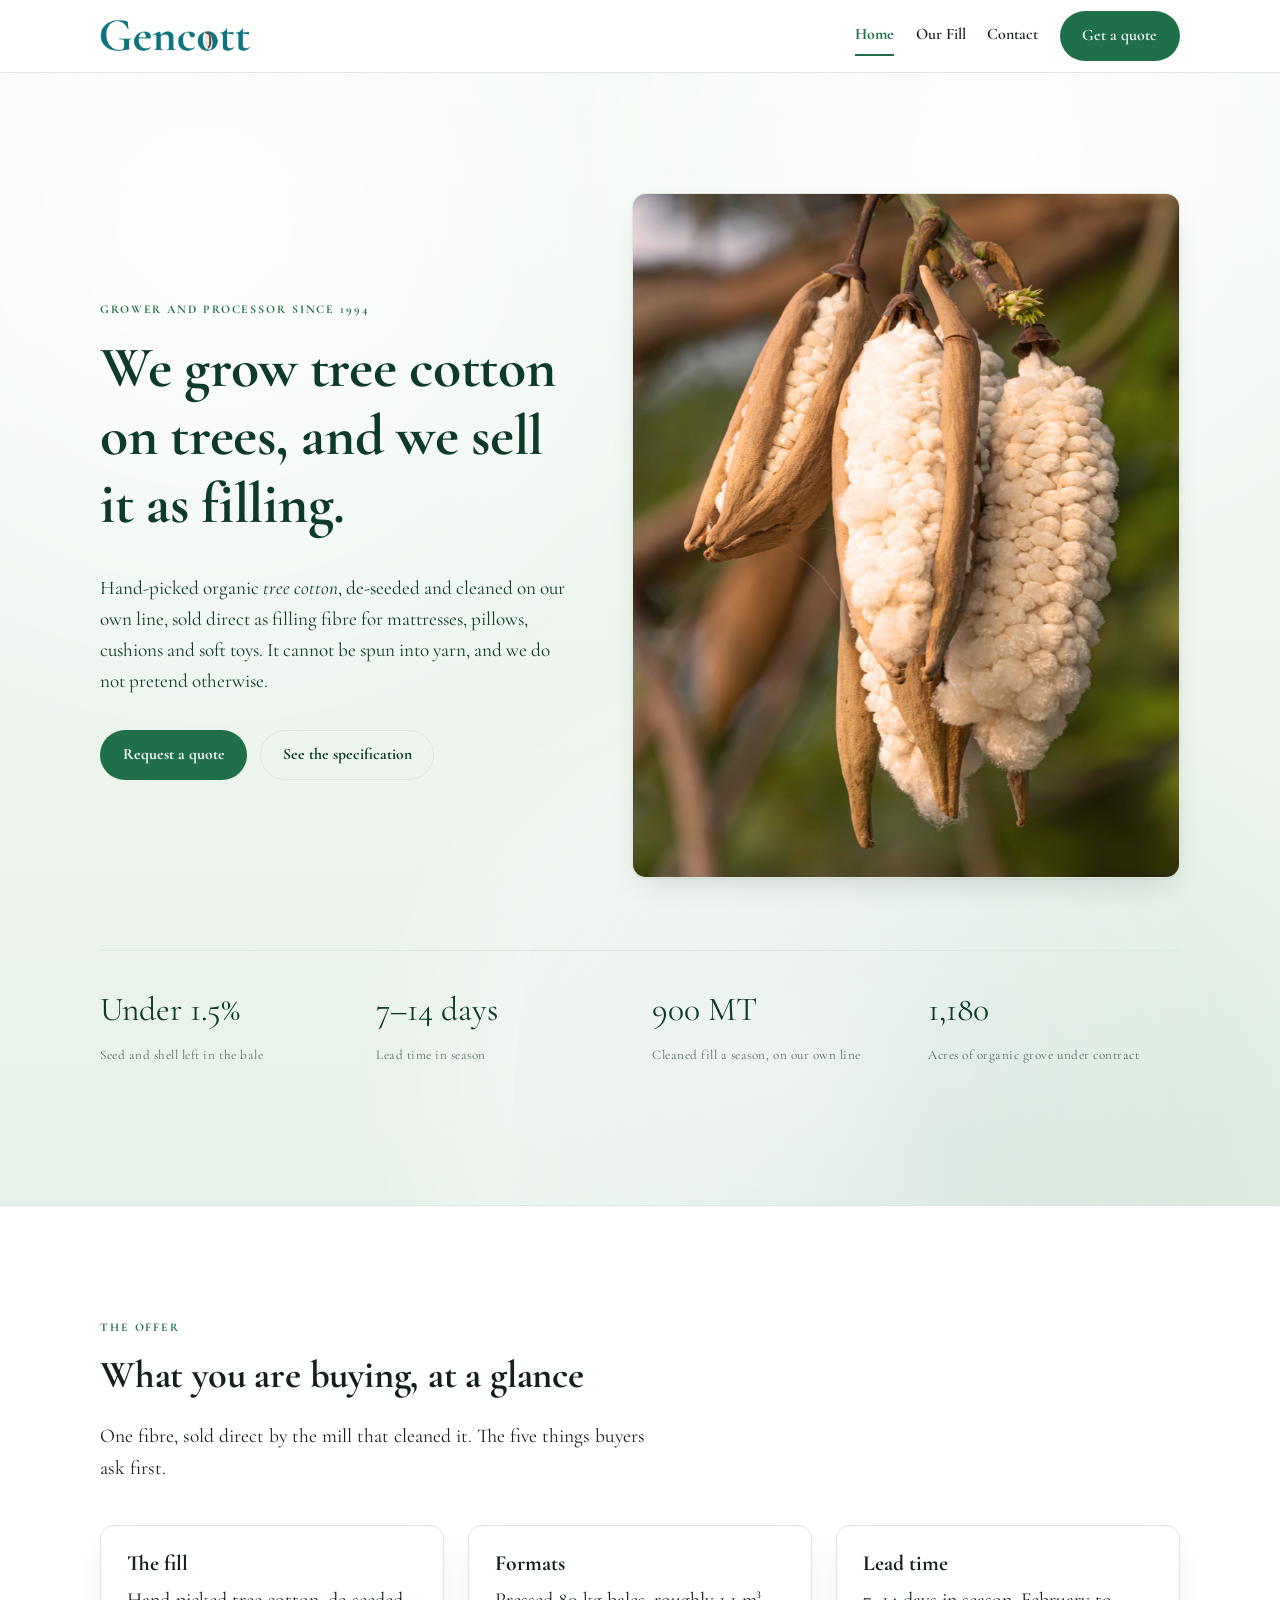
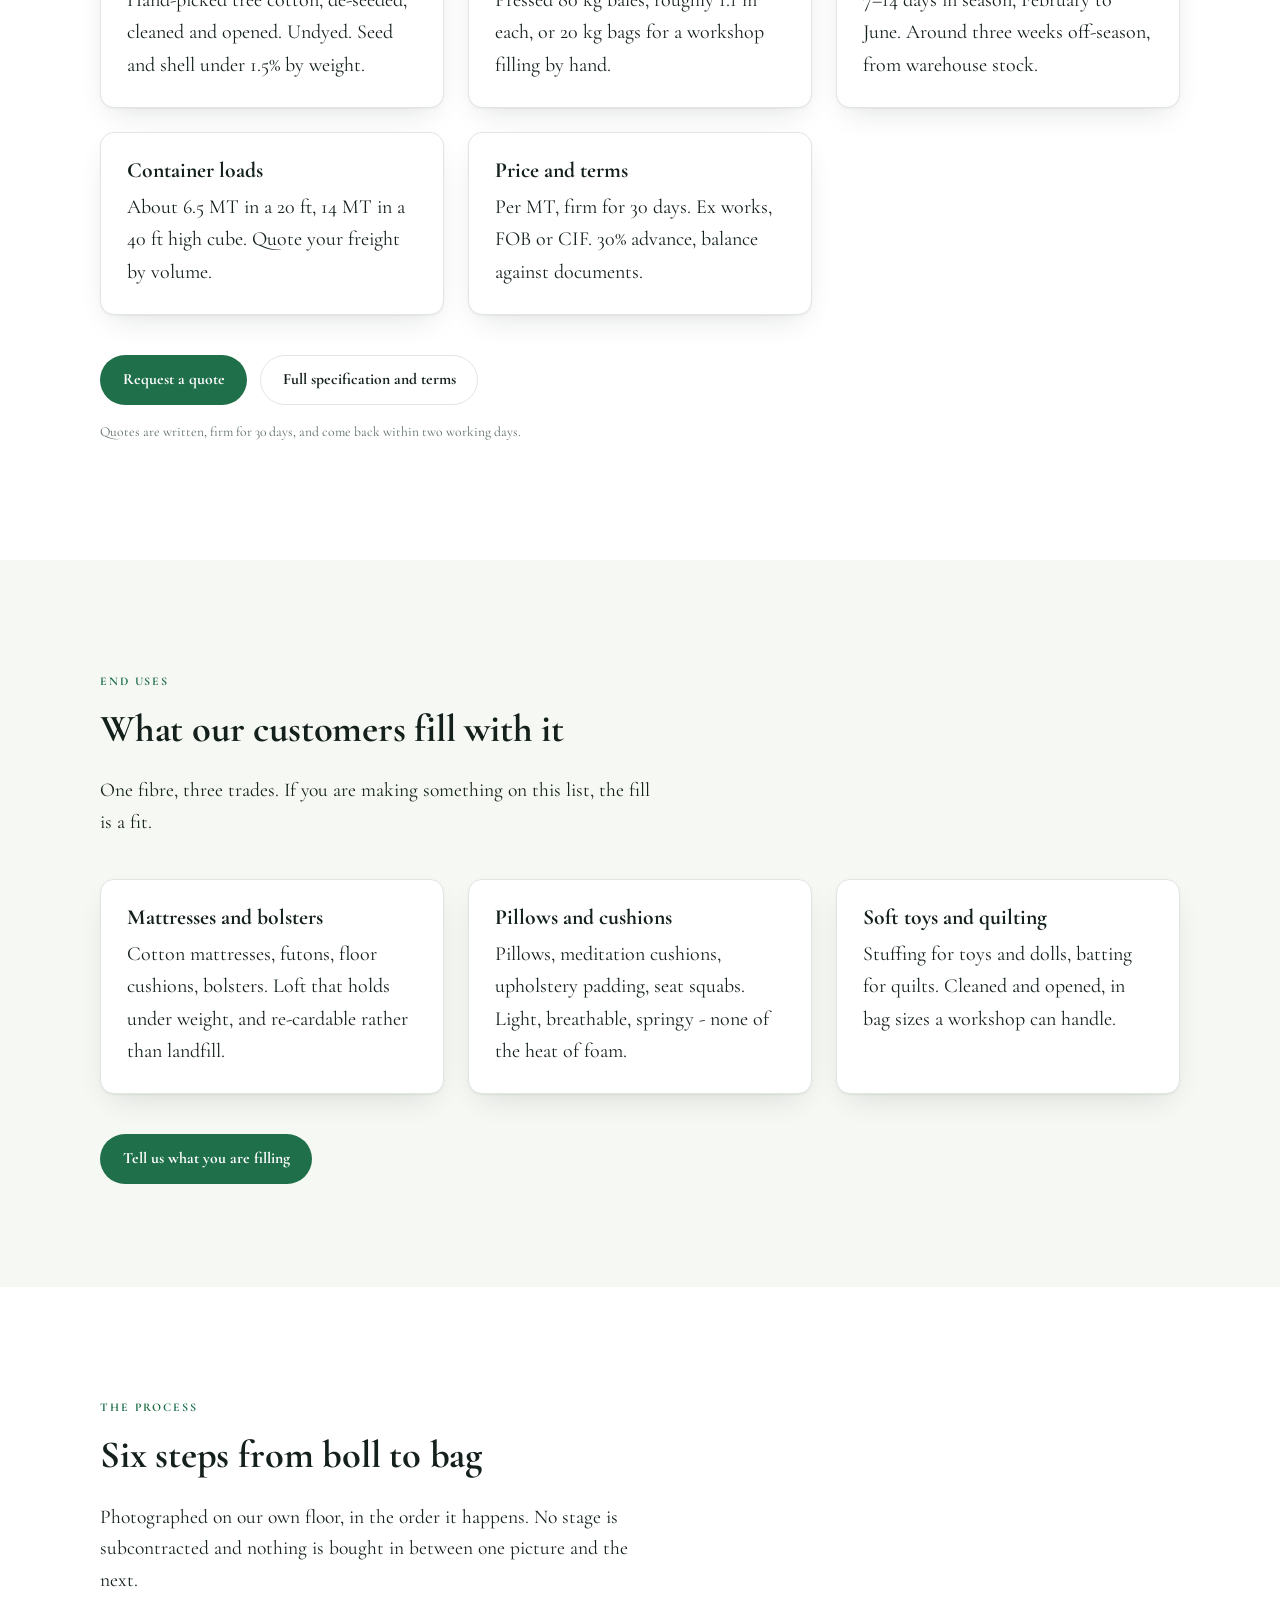
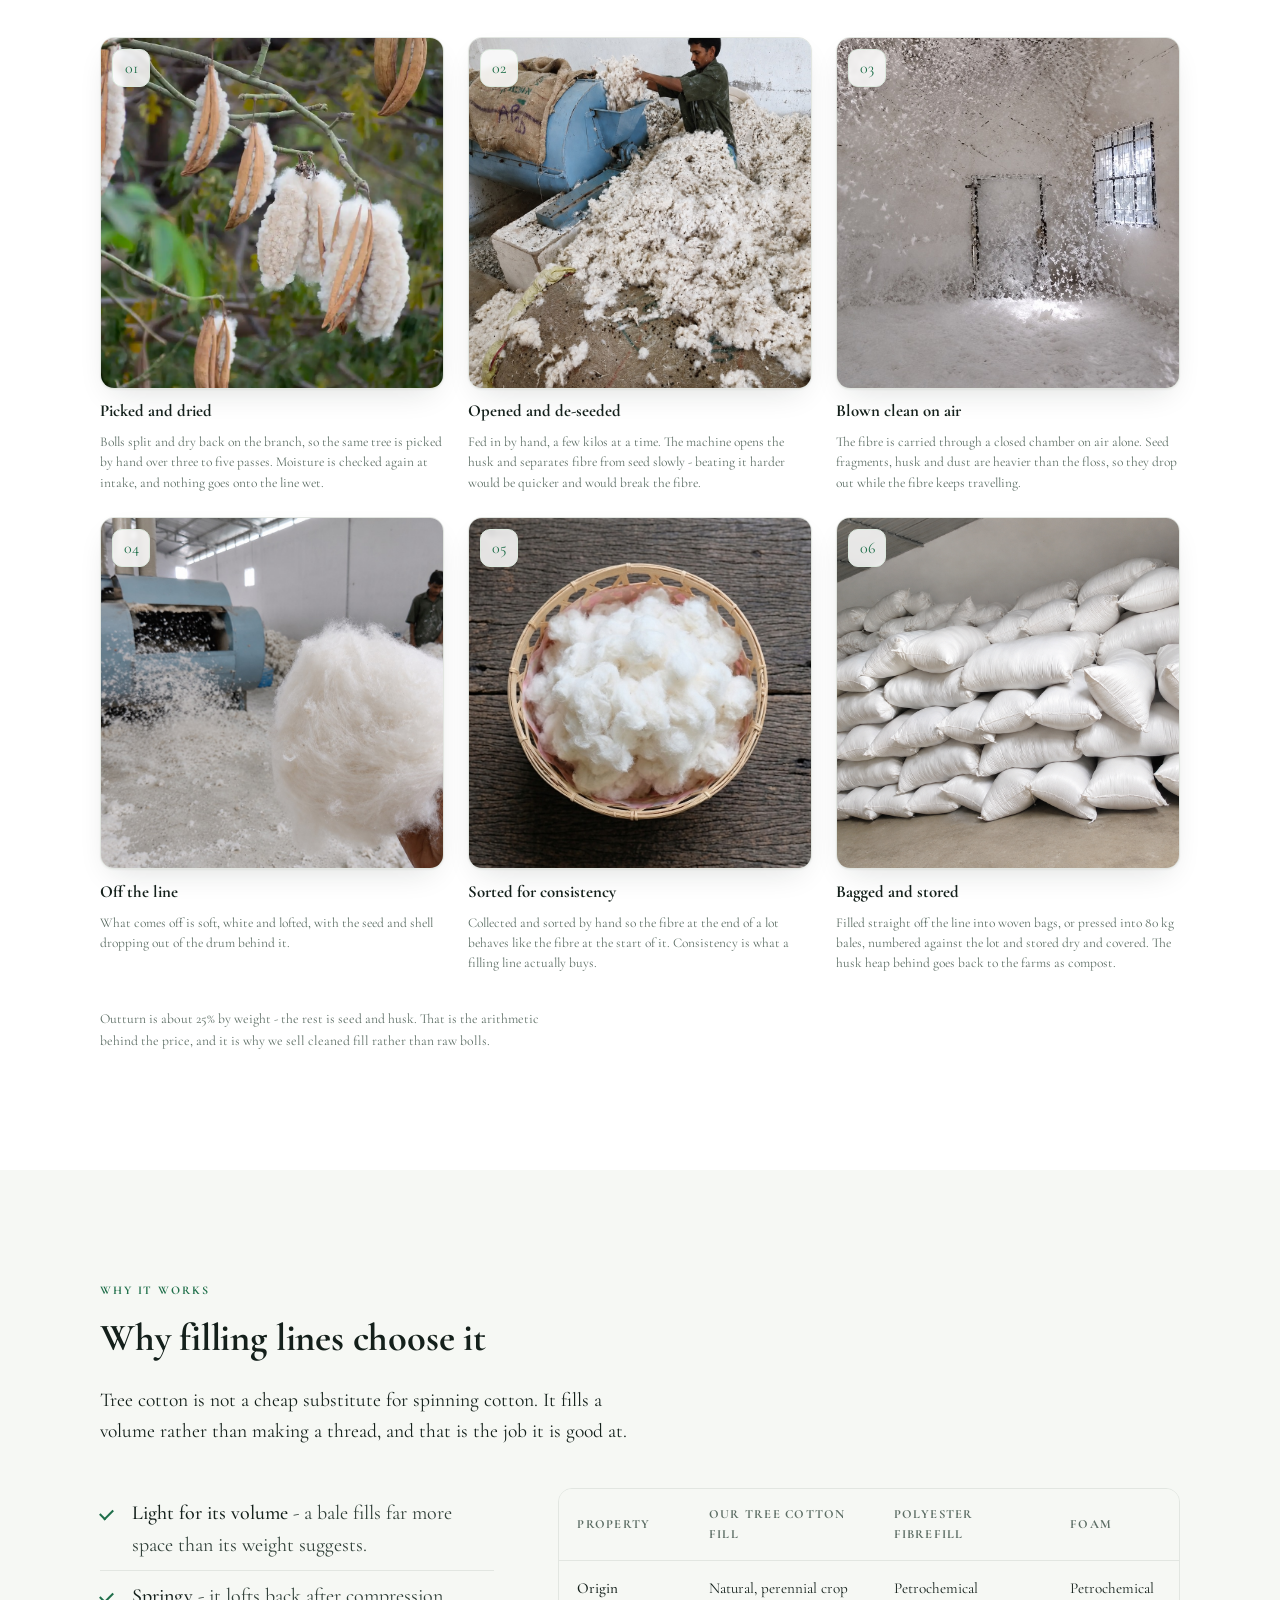
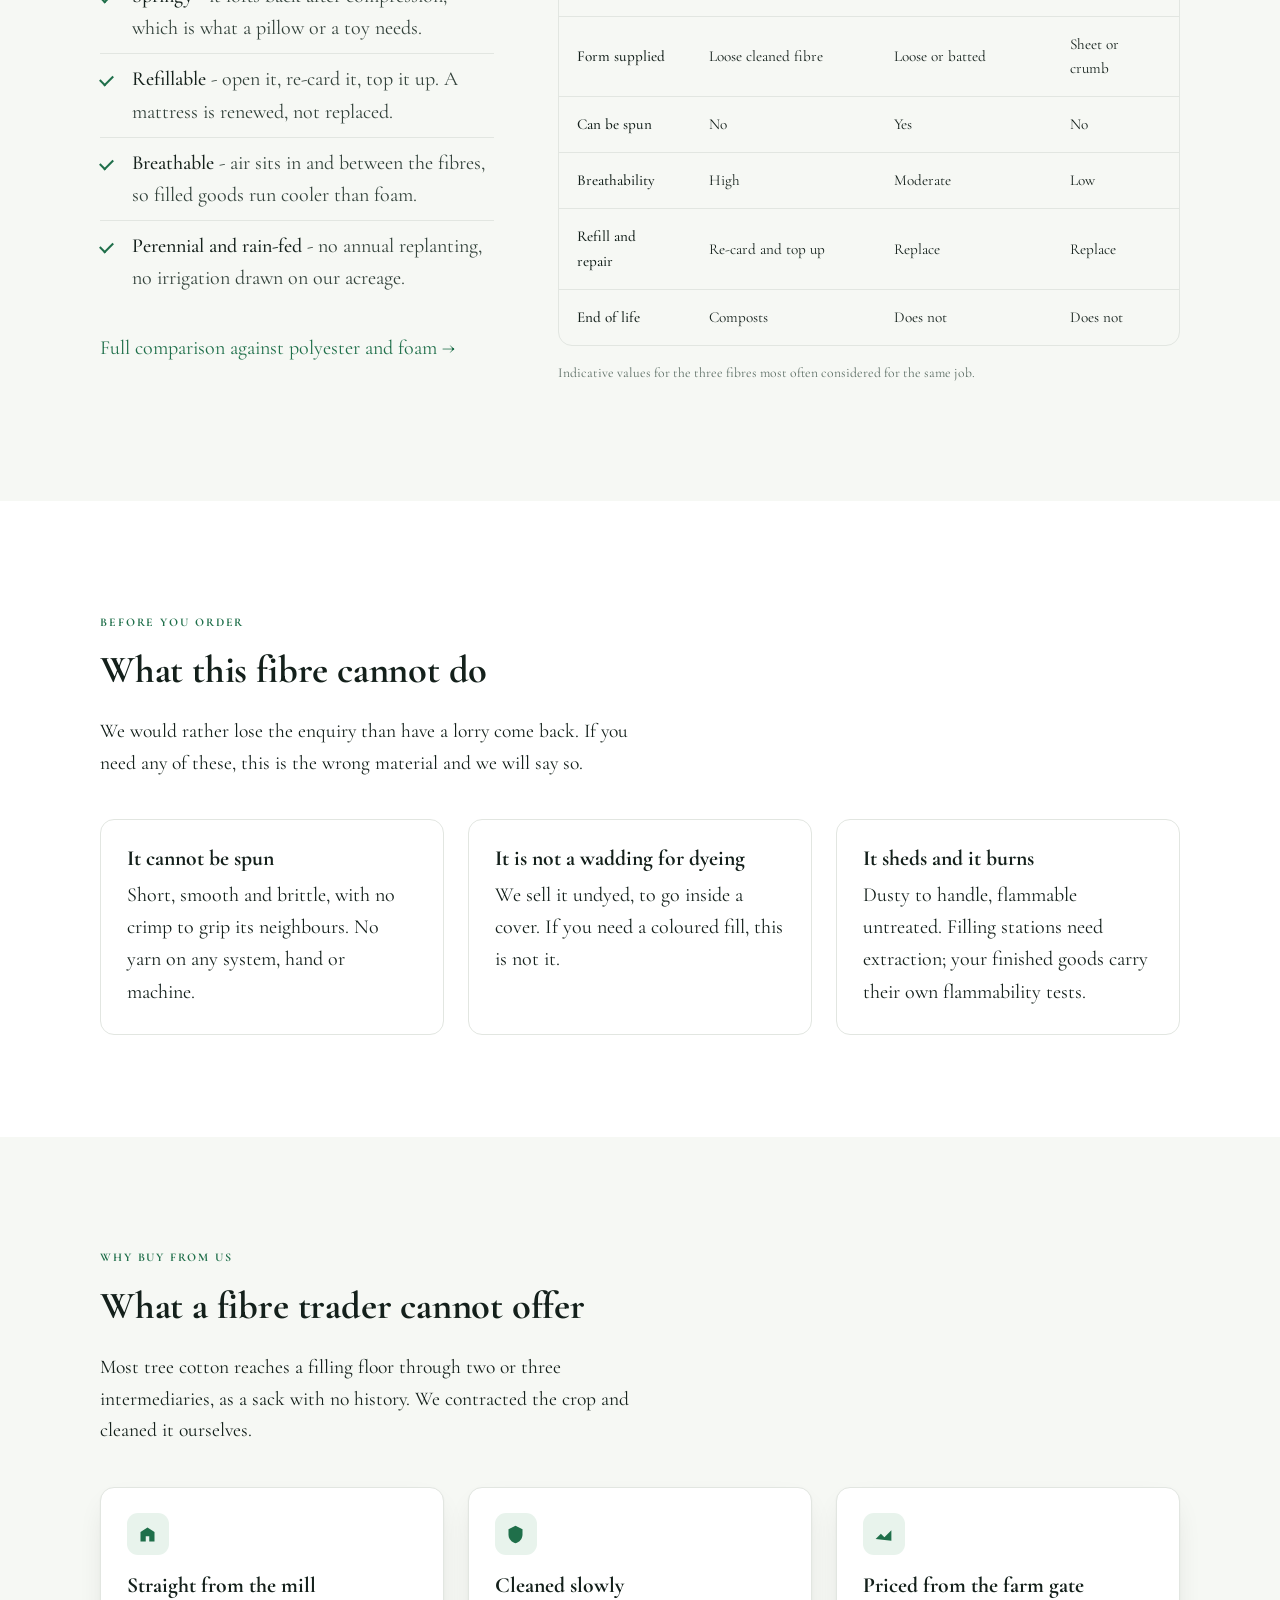
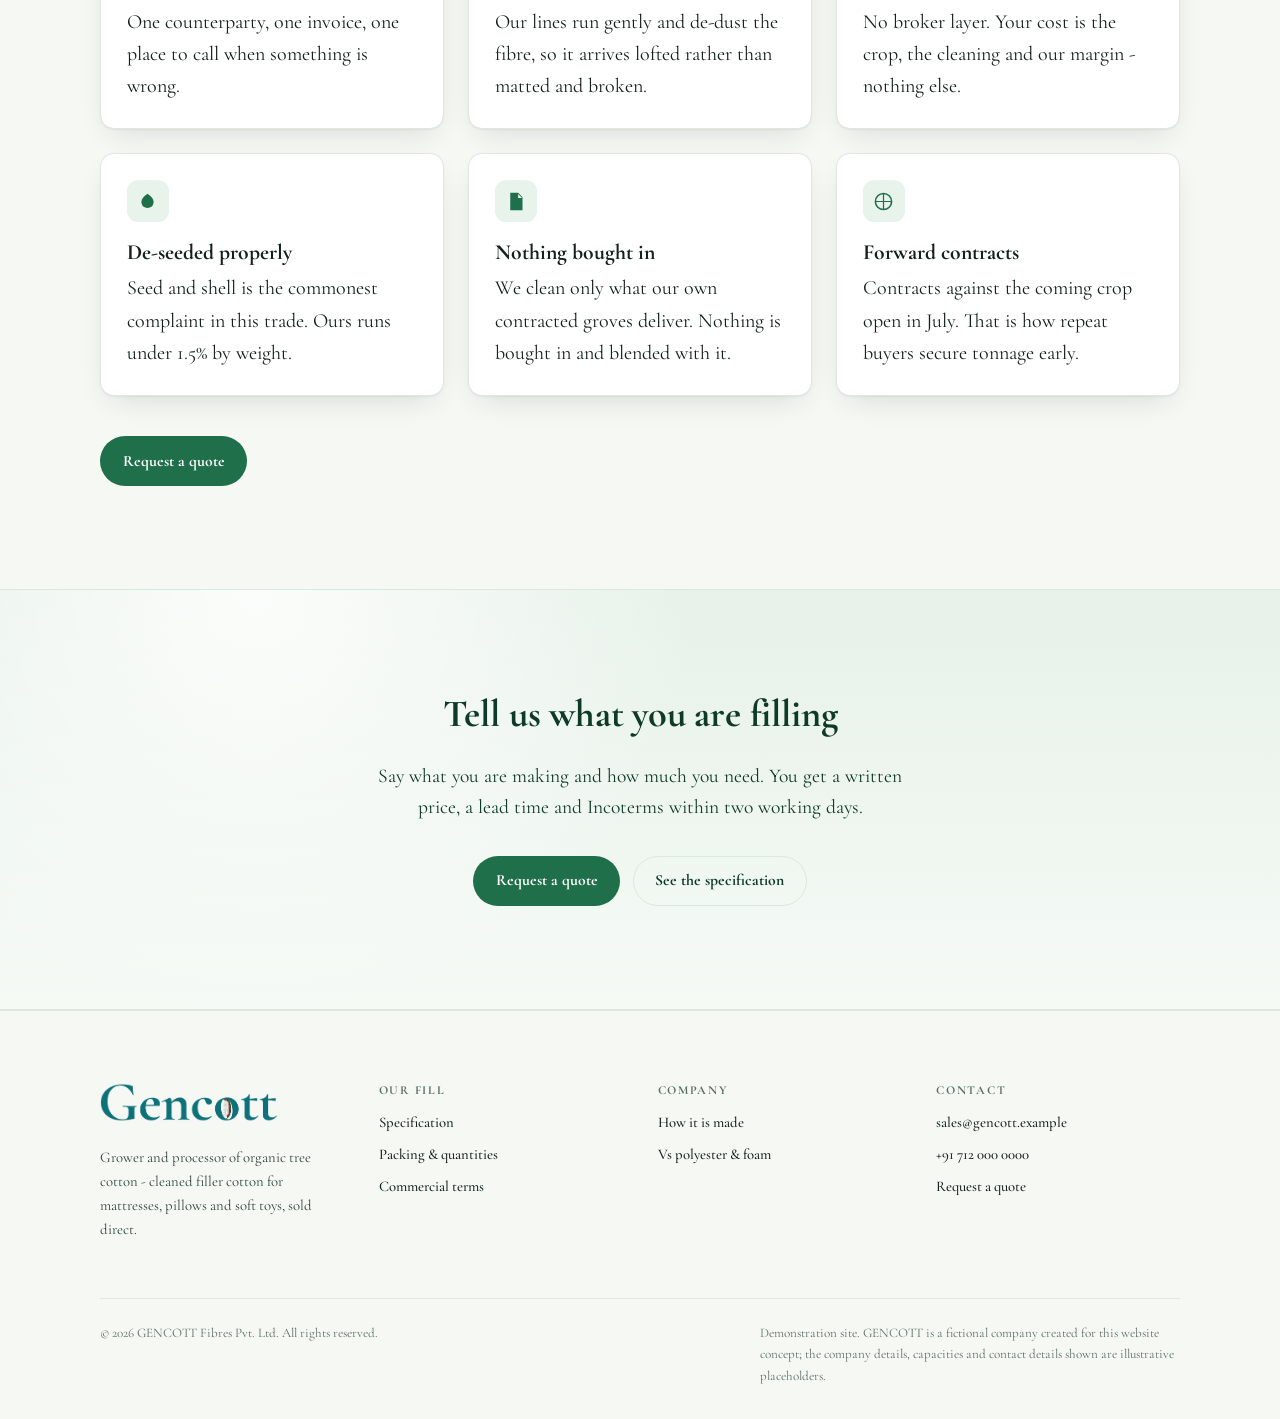
<file: index.html>
<!DOCTYPE html>
<html lang="en" >
<head>
<meta charset="utf-8">
<meta name="viewport" content="width=device-width, initial-scale=1">
<title>GENCOTT - Organic Tree Cotton Fill for Mattresses, Pillows and Toys</title>
<meta name="description" content="GENCOTT grows and cleans organic tree cotton  and sells it as filling fibre for mattresses, pillows, cushions and soft toys. Baled and bagged fill, sold direct to manufacturers.">
<link rel="preconnect" href="https://fonts.googleapis.com">
<link rel="preconnect" href="https://fonts.gstatic.com" crossorigin>
<link rel="stylesheet" href="https://fonts.googleapis.com/css2?family=Cormorant+Garamond:ital,wght@0,300..700;1,300..700&display=swap">
<link rel="stylesheet" href="css/styles.css">
<link rel="icon" href="data:image/svg+xml,<svg xmlns='http://www.w3.org/2000/svg' viewBox='0 0 100 100'><circle cx='50' cy='50' r='50' fill='%231f6f4a'/><circle cx='50' cy='38' r='16' fill='white'/><circle cx='34' cy='54' r='13' fill='white'/><circle cx='66' cy='54' r='13' fill='white'/></svg>">
</head>
<body>
<a class="skip-link" href="#main">Skip to content</a>

<header class="site-header">
  <div class="wrap header-inner">
    <a class="logo" href="index.html"><img src="img/logo.jpg" alt="GENCOTT" width="2969" height="632" decoding="async"></a>

    <button class="nav-toggle" aria-label="Toggle navigation" aria-expanded="false">
      <svg viewBox="0 0 24 24"><rect x="3" y="6" width="18" height="2" rx="1"/><rect x="3" y="11" width="18" height="2" rx="1"/><rect x="3" y="16" width="18" height="2" rx="1"/></svg>
    </button>

    <nav class="nav" aria-label="Main">
      <a href="index.html" aria-current="page">Home</a>
      <a href="products.html">Our Fill</a>
      <a href="contact.html">Contact</a>
      <a class="btn btn-primary" href="contact.html#enquiry">Get a quote</a>
    </nav>
  </div>
</header>

<main id="main">
  <section class="hero">
    <div class="wrap">
      <div class="hero-inner">
      <div>
      <span class="eyebrow on-dark">Grower and processor since 1994</span>
      <h1>We grow tree cotton on trees, and we sell it as filling.</h1>
      <p>
        Hand-picked organic <em>tree cotton</em>, de-seeded and cleaned on our own line, sold direct as
        filling fibre for mattresses, pillows, cushions and soft toys. It cannot be spun into yarn, and we
        do not pretend otherwise.
      </p>
      <div class="hero-actions">
        <a class="btn btn-light" href="contact.html#enquiry">Request a quote</a>
        <a class="btn btn-outline-light" href="products.html">See the specification</a>
      </div>
      </div>
      <div class="hero-art">
        <img class="photo photo-tall" src="img/photos/bolls-ripe.jpg"
             alt="Three ripe bolls split open on the branch, the fibre packed in rows inside each dried capsule"
             width="1440" height="1801" loading="eager" decoding="async" fetchpriority="high">
      </div>
      </div>

      <div class="hero-stats">
        <div>
          <span class="num">Under 1.5%</span>
          <span class="lbl">Seed and shell left in the bale</span>
        </div>
        <div>
          <span class="num">7–14 days</span>
          <span class="lbl">Lead time in season</span>
        </div>
        <div>
          <span class="num">900 MT</span>
          <span class="lbl">Cleaned fill a season, on our own line</span>
        </div>
        <div>
          <span class="num">1,180</span>
          <span class="lbl">Acres of organic grove under contract</span>
        </div>
      </div>
    </div>
  </section>

  <section id="offer">
    <div class="wrap">
      <div class="reveal" style="max-width:62ch">
        <span class="eyebrow">The offer</span>
        <h2>What you are buying, at a glance</h2>
        <p class="lede">
          One fibre, sold direct by the mill that cleaned it. The five things buyers ask first.
        </p>
      </div>

      <div class="grid g3" style="margin-top:2.5rem">
        <article class="card raised reveal">
          <h3>The fill</h3>
          <p>Hand-picked tree cotton, de-seeded, cleaned and opened. Undyed. Seed and shell under 1.5% by weight.</p>
        </article>
        <article class="card raised reveal">
          <h3>Formats</h3>
          <p>Pressed 80 kg bales, roughly 1.1 m³ each, or 20 kg bags for a workshop filling by hand.</p>
        </article>
        <article class="card raised reveal">
          <h3>Lead time</h3>
          <p>7–14 days in season, February to June. Around three weeks off-season, from warehouse stock.</p>
        </article>
        <article class="card raised reveal">
          <h3>Container loads</h3>
          <p>About 6.5 MT in a 20 ft, 14 MT in a 40 ft high cube. Quote your freight by volume.</p>
        </article>
        <article class="card raised reveal">
          <h3>Price and terms</h3>
          <p>Per MT, firm for 30 days. Ex works, FOB or CIF. 30% advance, balance against documents.</p>
        </article>
      </div>

      <div class="cta-row">
        <a class="btn btn-primary" href="contact.html#enquiry">Request a quote</a>
        <a class="btn btn-ghost" href="products.html">Full specification and terms</a>
      </div>
      <p class="chain-note">
        Quotes are written, firm for 30 days, and come back within two working days.
      </p>
    </div>
  </section>

  <section id="uses" class="alt">
    <div class="wrap">
      <div class="reveal" style="max-width:62ch">
        <span class="eyebrow">End uses</span>
        <h2>What our customers fill with it</h2>
        <p class="lede">
          One fibre, three trades. If you are making something on this list, the fill is a fit.
        </p>
      </div>

      <div class="grid g3" style="margin-top:2.5rem">
        <article class="card raised reveal">
          <h3>Mattresses and bolsters</h3>
          <p>Cotton mattresses, futons, floor cushions, bolsters. Loft that holds under weight, and re-cardable rather than landfill.</p>
        </article>
        <article class="card raised reveal">
          <h3>Pillows and cushions</h3>
          <p>Pillows, meditation cushions, upholstery padding, seat squabs. Light, breathable, springy - none of the heat of foam.</p>
        </article>
        <article class="card raised reveal">
          <h3>Soft toys and quilting</h3>
          <p>Stuffing for toys and dolls, batting for quilts. Cleaned and opened, in bag sizes a workshop can handle.</p>
        </article>
      </div>
      <div class="cta-row">
        <a class="btn btn-primary" href="contact.html#enquiry">Tell us what you are filling</a>
      </div>
    </div>
  </section>

  <section id="process">
    <div class="wrap">
      <div class="reveal" style="max-width:62ch">
        <span class="eyebrow">The process</span>
        <h2>Six steps from boll to bag</h2>
        <p class="lede">
          Photographed on our own floor, in the order it happens. No stage is subcontracted and nothing is
          bought in between one picture and the next.
        </p>
      </div>

      <div class="grid g3 process" style="margin-top:2.5rem">
        <figure class="photo-fig reveal">
          <img class="photo photo-wide" src="img/photos/bolls-dry.jpg"
               alt="A cluster of bolls on the branch with the husks dried back to brown, the fibre showing at the splits"
               width="1021" height="1024" loading="lazy" decoding="async">
          <h3>Picked and dried</h3>
          <figcaption>
            Bolls split and dry back on the branch, so the same tree is picked by hand over three to five
            passes. Moisture is checked again at intake, and nothing goes onto the line wet.
          </figcaption>
        </figure>

        <figure class="photo-fig reveal">
          <img class="photo photo-wide" src="img/photos/mill-feeding.jpg"
               alt="A worker feeding handfuls of seed cotton into the hopper of a blue de-seeding machine, a heap of unprocessed fibre and seed beside him"
               width="900" height="1200" loading="lazy" decoding="async">
          <h3>Opened and de-seeded</h3>
          <figcaption>
            Fed in by hand, a few kilos at a time. The machine opens the husk and separates fibre from seed
            slowly - beating it harder would be quicker and would break the fibre.
          </figcaption>
        </figure>

        <figure class="photo-fig reveal">
          <img class="photo photo-wide" src="img/photos/mill-cleaning-chamber.jpg"
               alt="The inside of the cleaning chamber, fibre suspended in the air across the whole room and settling in drifts on the floor"
               width="675" height="1200" loading="lazy" decoding="async"
               style="object-position:center 72%">
          <h3>Blown clean on air</h3>
          <figcaption>
            The fibre is carried through a closed chamber on air alone. Seed fragments, husk and dust are
            heavier than the floss, so they drop out while the fibre keeps travelling.
          </figcaption>
        </figure>

        <figure class="photo-fig reveal">
          <img class="photo photo-wide" src="img/photos/fibre-cleaned.jpg"
               alt="A hand holding up a handful of cleaned white fibre in front of the cleaning drum, with separated black seed visible inside the drum"
               width="1200" height="900" loading="lazy" decoding="async">
          <h3>Off the line</h3>
          <figcaption>
            What comes off is soft, white and lofted, with the seed and shell dropping out of the drum
            behind it.
          </figcaption>
        </figure>

        <figure class="photo-fig reveal">
          <img class="photo photo-wide" src="img/photos/fibre-basket.jpg"
               alt="A basket of cleaned, sorted fibre photographed from above on a weathered wooden surface"
               width="1152" height="927" loading="lazy" decoding="async">
          <h3>Sorted for consistency</h3>
          <figcaption>
            Collected and sorted by hand so the fibre at the end of a lot behaves like the fibre at the start
            of it. Consistency is what a filling line actually buys.
          </figcaption>
        </figure>

        <figure class="photo-fig reveal">
          <img class="photo photo-wide" src="img/photos/mill-bagging.jpg"
               alt="Cleaned fibre discharging from the line straight into a woven bag, with filled bags standing along the wall and a heap of separated husk behind"
               width="1200" height="800" loading="lazy" decoding="async">
          <h3>Bagged and stored</h3>
          <figcaption>
            Filled straight off the line into woven bags, or pressed into 80 kg bales, numbered against the lot
            and stored dry and covered. The husk heap behind goes back to the farms as compost.
          </figcaption>
        </figure>
      </div>

      <p class="chain-note" style="margin-top:2.2rem;max-width:74ch">
        Outturn is about 25% by weight - the rest is seed and husk. That is the arithmetic behind the price,
        and it is why we sell cleaned fill rather than raw bolls.
      </p>
    </div>
  </section>

  <section class="alt">
    <div class="wrap">
      <div class="reveal" style="max-width:62ch">
        <span class="eyebrow">Why it works</span>
        <h2>Why filling lines choose it</h2>
        <p class="lede">
          Tree cotton is not a cheap substitute for spinning cotton. It fills a volume rather than making a
          thread, and that is the job it is good at.
        </p>
      </div>

      <div class="split" style="margin-top:2.5rem">
        <div class="reveal">
          <ul class="checks">
            <li><strong>Light for its volume</strong> - a bale fills far more space than its weight suggests.</li>
            <li><strong>Springy</strong> - it lofts back after compression, which is what a pillow or a toy needs.</li>
            <li><strong>Refillable</strong> - open it, re-card it, top it up. A mattress is renewed, not replaced.</li>
            <li><strong>Breathable</strong> - air sits in and between the fibres, so filled goods run cooler than foam.</li>
            <li><strong>Perennial and rain-fed</strong> - no annual replanting, no irrigation drawn on our acreage.</li>
          </ul>
          <p style="margin-top:1.8rem"><a href="products.html#compare">Full comparison against polyester and foam →</a></p>
        </div>
        <div class="reveal">
          <div class="table-wrap">
            <table>
              <thead>
                <tr><th>Property</th><th>Our tree cotton fill</th><th>Polyester fibrefill</th><th>Foam</th></tr>
              </thead>
              <tbody>
                <tr><td><strong>Origin</strong></td><td>Natural, perennial crop</td><td>Petrochemical</td><td>Petrochemical</td></tr>
                <tr><td><strong>Form supplied</strong></td><td>Loose cleaned fibre</td><td>Loose or batted</td><td>Sheet or crumb</td></tr>
                <tr><td><strong>Can be spun</strong></td><td>No</td><td>Yes</td><td>No</td></tr>
                <tr><td><strong>Breathability</strong></td><td>High</td><td>Moderate</td><td>Low</td></tr>
                <tr><td><strong>Refill and repair</strong></td><td>Re-card and top up</td><td>Replace</td><td>Replace</td></tr>
                <tr><td><strong>End of life</strong></td><td>Composts</td><td>Does not</td><td>Does not</td></tr>
              </tbody>
            </table>
          </div>
          <p class="chain-note">Indicative values for the three fibres most often considered for the same job.</p>
        </div>
      </div>
    </div>
  </section>

  <section>
    <div class="wrap">
      <div class="reveal" style="max-width:62ch">
        <span class="eyebrow">Before you order</span>
        <h2>What this fibre cannot do</h2>
        <p class="lede">
          We would rather lose the enquiry than have a lorry come back. If you need any of these, this is the
          wrong material and we will say so.
        </p>
      </div>
      <div class="grid g3" style="margin-top:2.5rem">
        <article class="card reveal">
          <h3>It cannot be spun</h3>
          <p>Short, smooth and brittle, with no crimp to grip its neighbours. No yarn on any system, hand or machine.</p>
        </article>
        <article class="card reveal">
          <h3>It is not a wadding for dyeing</h3>
          <p>We sell it undyed, to go inside a cover. If you need a coloured fill, this is not it.</p>
        </article>
        <article class="card reveal">
          <h3>It sheds and it burns</h3>
          <p>Dusty to handle, flammable untreated. Filling stations need extraction; your finished goods carry their own flammability tests.</p>
        </article>
      </div>
    </div>
  </section>

  <section class="alt">
    <div class="wrap">
      <div class="reveal" style="max-width:62ch">
        <span class="eyebrow">Why buy from us</span>
        <h2>What a fibre trader cannot offer</h2>
        <p class="lede">
          Most tree cotton reaches a filling floor through two or three intermediaries, as a sack with no
          history. We contracted the crop and cleaned it ourselves.
        </p>
      </div>
      <div class="grid g3" style="margin-top:2.5rem">
        <article class="card raised reveal">
          <span class="icon" aria-hidden="true"><svg viewBox="0 0 24 24"><path d="M4 20V9l8-5 8 5v11h-6v-6h-4v6z"/></svg></span>
          <h3>Straight from the mill</h3>
          <p>One counterparty, one invoice, one place to call when something is wrong.</p>
        </article>
        <article class="card raised reveal">
          <span class="icon" aria-hidden="true"><svg viewBox="0 0 24 24"><path d="M12 2l8 4v6c0 5-3.4 8.8-8 10-4.6-1.2-8-5-8-10V6z"/></svg></span>
          <h3>Cleaned slowly</h3>
          <p>Our lines run gently and de-dust the fibre, so it arrives lofted rather than matted and broken.</p>
        </article>
        <article class="card raised reveal">
          <span class="icon" aria-hidden="true"><svg viewBox="0 0 24 24"><path d="M3 17l6-6 4 4 8-8v12z"/></svg></span>
          <h3>Priced from the farm gate</h3>
          <p>No broker layer. Your cost is the crop, the cleaning and our margin - nothing else.</p>
        </article>
        <article class="card raised reveal">
          <span class="icon" aria-hidden="true"><svg viewBox="0 0 24 24"><path d="M12 3c4.5 3 7 6 7 9.5a7 7 0 0 1-14 0C5 9 7.5 6 12 3z"/></svg></span>
          <h3>De-seeded properly</h3>
          <p>Seed and shell is the commonest complaint in this trade. Ours runs under 1.5% by weight.</p>
        </article>
        <article class="card raised reveal">
          <span class="icon" aria-hidden="true"><svg viewBox="0 0 24 24"><path d="M6 2h9l5 5v15H6zm9 1.5V8h4.5z"/></svg></span>
          <h3>Nothing bought in</h3>
          <p>We clean only what our own contracted groves deliver. Nothing is bought in and blended with it.</p>
        </article>
        <article class="card raised reveal">
          <span class="icon" aria-hidden="true"><svg viewBox="0 0 24 24"><circle cx="12" cy="12" r="9.2" fill="none" stroke="currentColor" stroke-width="1.8"/><path d="M12 2.8v18.4M2.8 12h18.4" stroke="currentColor" stroke-width="1.4" fill="none"/></svg></span>
          <h3>Forward contracts</h3>
          <p>Contracts against the coming crop open in July. That is how repeat buyers secure tonnage early.</p>
        </article>
      </div>
      <div class="cta-row">
        <a class="btn btn-primary" href="contact.html#enquiry">Request a quote</a>
      </div>
    </div>
  </section>

  <section class="band">
    <div class="wrap">
      <h2>Tell us what you are filling</h2>
      <p class="lede">
        Say what you are making and how much you need. You get a written price, a lead time and Incoterms
        within two working days.
      </p>
      <div class="band-actions">
        <a class="btn btn-light" href="contact.html#enquiry">Request a quote</a>
        <a class="btn btn-outline-light" href="products.html">See the specification</a>
      </div>
    </div>
  </section>

</main>

<footer class="site-footer">
  <div class="wrap">
    <div class="footer-grid">
      <div>
        <a class="logo" href="index.html" style="margin-bottom:1rem"><img src="img/logo.jpg" alt="GENCOTT" width="2969" height="632" loading="lazy" decoding="async"></a>
        <p style="color:var(--ink-soft);max-width:32ch">
          Grower and processor of organic tree cotton - cleaned filler cotton for mattresses,
          pillows and soft toys, sold direct.
        </p>
      </div>
      <div>
        <h4>Our fill</h4>
        <ul>
          <li><a href="products.html#spec">Specification</a></li>
          <li><a href="products.html#packing">Packing &amp; quantities</a></li>
          <li><a href="products.html#terms">Commercial terms</a></li>
        </ul>
      </div>
      <div>
        <h4>Company</h4>
        <ul>
          <li><a href="index.html#process">How it is made</a></li>
          <li><a href="products.html#compare">Vs polyester &amp; foam</a></li>
        </ul>
      </div>
      <div>
        <h4>Contact</h4>
        <ul>
          <li><a href="mailto:sales@gencott.example">sales@gencott.example</a></li>
          <li><a href="tel:+917120000000">+91 712 000 0000</a></li>
          <li><a href="contact.html#enquiry">Request a quote</a></li>
        </ul>
      </div>
    </div>
    <div class="footer-bottom">
      <span>© <span data-year>2026</span> GENCOTT Fibres Pvt. Ltd. All rights reserved.</span>
      <span class="disclaimer">
        Demonstration site. GENCOTT is a fictional company created for this website concept; the company details,
        capacities and contact details shown are illustrative placeholders.
      </span>
    </div>
  </div>
</footer>

<script src="js/site.js"></script>
</body>
</html>
</file>
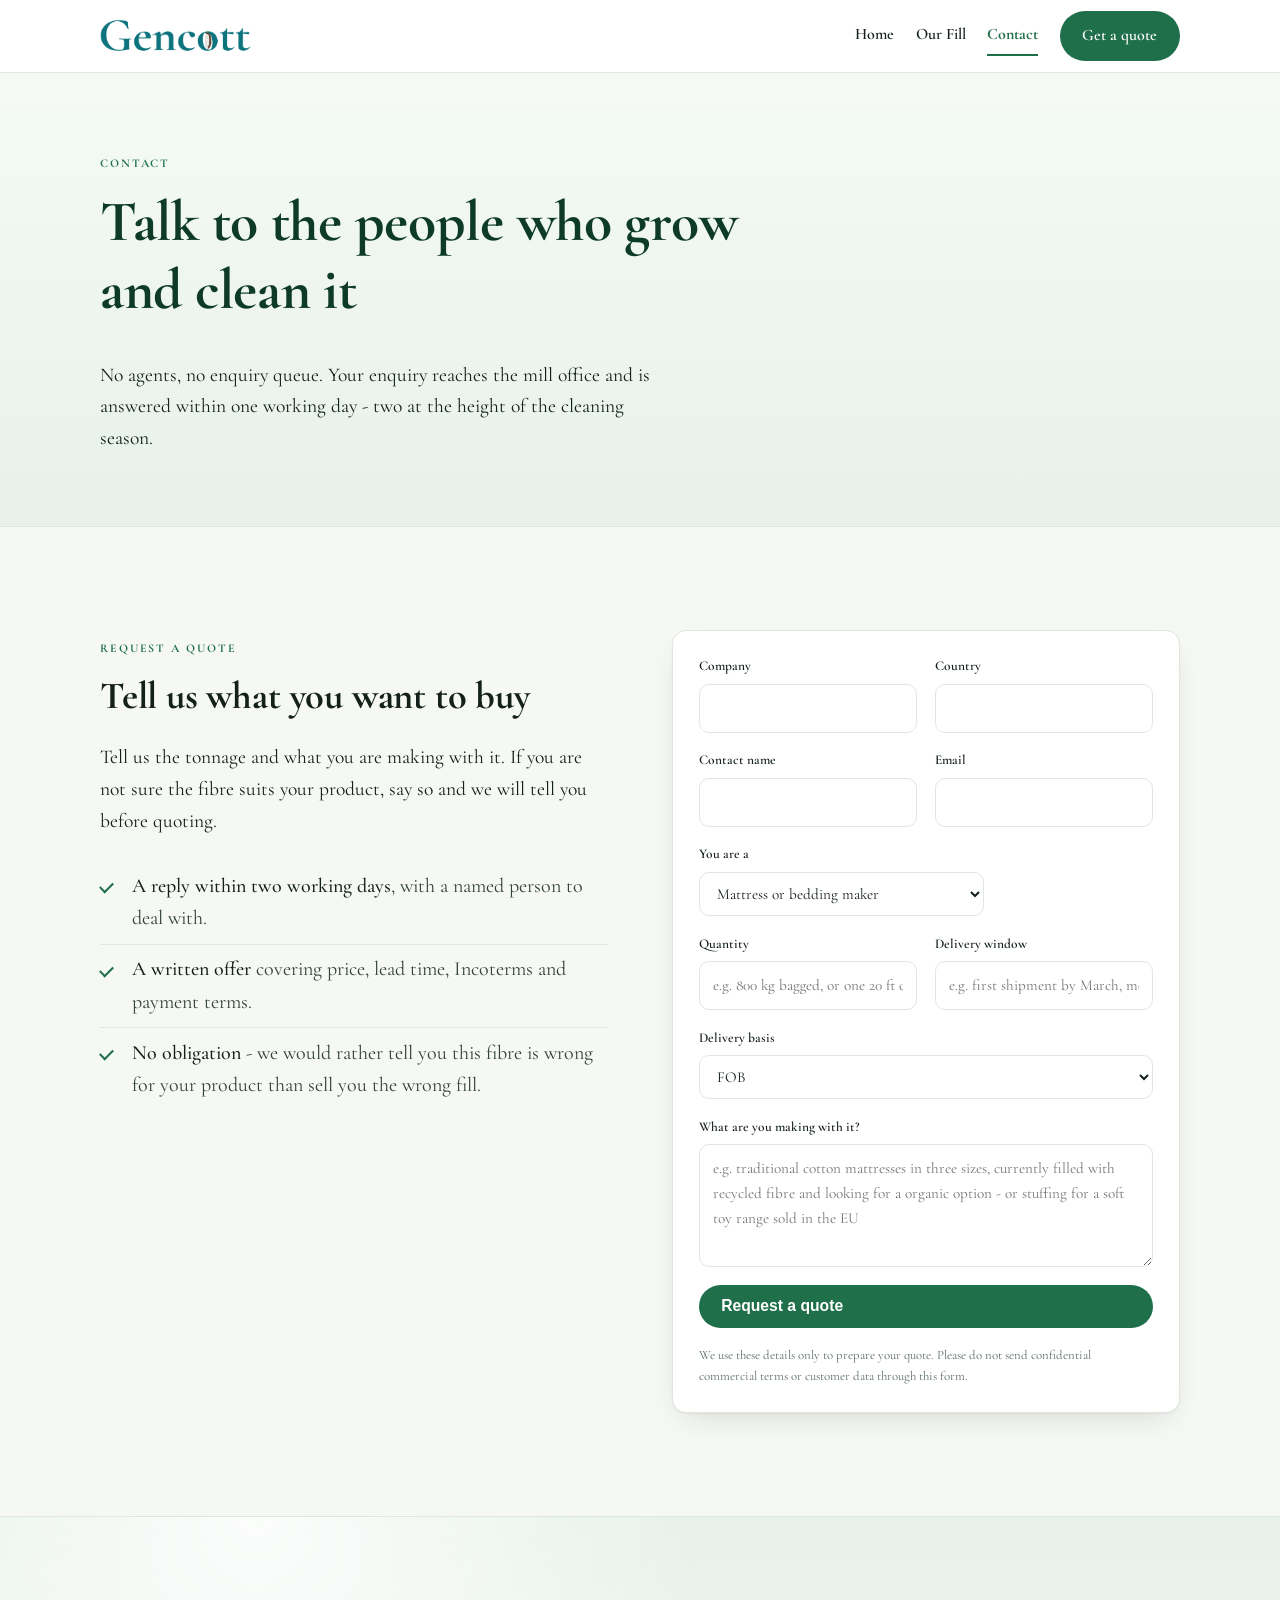
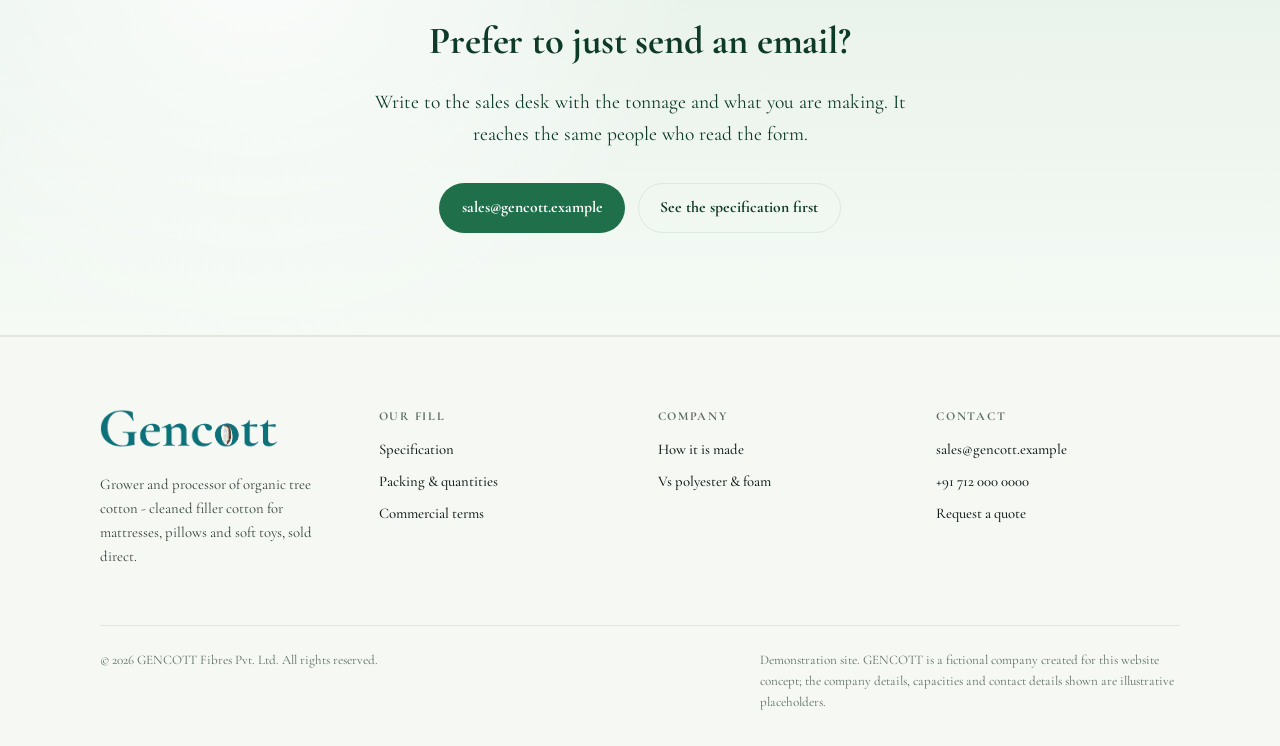
<file: contact.html>
<!DOCTYPE html>
<html lang="en" >
<head>
<meta charset="utf-8">
<meta name="viewport" content="width=device-width, initial-scale=1">
<title>Contact &amp; Buy - Organic Tree Cotton Lint from the Gin | GENCOTT</title>
<meta name="description" content="Contact GENCOTT to buy organic filling fibre. Export and domestic sales desks, technical enquiries, and a quote request form.">
<link rel="preconnect" href="https://fonts.googleapis.com">
<link rel="preconnect" href="https://fonts.gstatic.com" crossorigin>
<link rel="stylesheet" href="https://fonts.googleapis.com/css2?family=Cormorant+Garamond:ital,wght@0,300..700;1,300..700&display=swap">
<link rel="stylesheet" href="css/styles.css">
<link rel="icon" href="data:image/svg+xml,<svg xmlns='http://www.w3.org/2000/svg' viewBox='0 0 100 100'><circle cx='50' cy='50' r='50' fill='%231f6f4a'/><circle cx='50' cy='38' r='16' fill='white'/><circle cx='34' cy='54' r='13' fill='white'/><circle cx='66' cy='54' r='13' fill='white'/></svg>">
</head>
<body>
<a class="skip-link" href="#main">Skip to content</a>

<header class="site-header">
  <div class="wrap header-inner">
    <a class="logo" href="index.html"><img src="img/logo.jpg" alt="GENCOTT" width="2969" height="632" decoding="async"></a>

    <button class="nav-toggle" aria-label="Toggle navigation" aria-expanded="false">
      <svg viewBox="0 0 24 24"><rect x="3" y="6" width="18" height="2" rx="1"/><rect x="3" y="11" width="18" height="2" rx="1"/><rect x="3" y="16" width="18" height="2" rx="1"/></svg>
    </button>

    <nav class="nav" aria-label="Main">
      <a href="index.html">Home</a>
      <a href="products.html">Our Fill</a>
      <a href="contact.html" aria-current="page">Contact</a>
      <a class="btn btn-primary" href="contact.html#enquiry">Get a quote</a>
    </nav>
  </div>
</header>

<main id="main">

  <section class="page-hero">
    <div class="wrap">
      <span class="eyebrow">Contact</span>
      <h1>Talk to the people who grow and clean it</h1>
      <p class="lede">
        No agents, no enquiry queue. Your enquiry reaches the mill office and is answered within one working day -
        two at the height of the cleaning season.
      </p>
    </div>
  </section>

  <section id="enquiry" class="alt">
    <div class="wrap split">
      <div class="reveal">
        <span class="eyebrow">Request a quote</span>
        <h2>Tell us what you want to buy</h2>
        <p class="lede">
          Tell us the tonnage and what you are making with it. If you are not sure the fibre suits your product,
          say so and we will tell you before quoting.
        </p>
        <ul class="checks" style="margin-top:1.5rem">
          <li><strong>A reply within two working days</strong>, with a named person to deal with.</li>
          <li><strong>A written offer</strong> covering price, lead time, Incoterms and payment terms.</li>
          <li><strong>No obligation</strong> - we would rather tell you this fibre is wrong for your product than sell you the wrong fill.</li>
        </ul>
      </div>

      <div class="reveal">
        <form class="apply card raised" novalidate>
          <div class="field-row">
            <div class="field">
              <label for="company">Company</label>
              <input id="company" name="company" type="text" autocomplete="organization" required>
            </div>
            <div class="field">
              <label for="country">Country</label>
              <input id="country" name="country" type="text" autocomplete="country-name" required>
            </div>
          </div>
          <div class="field-row">
            <div class="field">
              <label for="name">Contact name</label>
              <input id="name" name="name" type="text" autocomplete="name" required>
            </div>
            <div class="field">
              <label for="email">Email</label>
              <input id="email" name="email" type="email" autocomplete="email" required>
            </div>
          </div>
          <div class="field-row">
            <div class="field">
              <label for="role">You are a</label>
              <select id="role" name="role">
                <option selected>Mattress or bedding maker</option>
                <option>Pillow and cushion maker</option>
                <option>Soft toy or nursery goods maker</option>
                <option>Quilting or upholstery workshop</option>
                <option>Brand sourcing for a nominated factory</option>
                <option>Importer or distributor</option>
              </select>
            </div>
          </div>
          <div class="field-row">
            <div class="field">
              <label for="quantity">Quantity</label>
              <input id="quantity" name="quantity" type="text" placeholder="e.g. 800 kg bagged, or one 20 ft container">
            </div>
            <div class="field">
              <label for="delivery">Delivery window</label>
              <input id="delivery" name="delivery" type="text" placeholder="e.g. first shipment by March, monthly thereafter">
            </div>
          </div>
          <div class="field">
            <label for="incoterm">Delivery basis</label>
            <select id="incoterm" name="incoterm">
              <option>Ex works at the mill</option>
              <option selected>FOB</option>
              <option>CIF - tell us the port</option>
              <option>Domestic delivery within India</option>
            </select>
          </div>
          <div class="field">
            <label for="spec">What are you making with it?</label>
            <textarea id="spec" name="spec" rows="4" placeholder="e.g. traditional cotton mattresses in three sizes, currently filled with recycled fibre and looking for a organic option - or stuffing for a soft toy range sold in the EU"></textarea>
          </div>
          <button class="btn btn-primary" type="submit">Request a quote</button>
          <p class="form-note form-result" role="status" hidden></p>
          <p class="form-note">
            We use these details only to prepare your quote. Please do not send confidential commercial terms or
            customer data through this form.
          </p>
        </form>
      </div>
    </div>
  </section>

  <section class="band">
    <div class="wrap">
      <h2>Prefer to just send an email?</h2>
      <p class="lede">
        Write to the sales desk with the tonnage and what you are making. It reaches the same people who read the form.
      </p>
      <div class="band-actions">
        <a class="btn btn-light" href="mailto:sales@gencott.example">sales@gencott.example</a>
        <a class="btn btn-outline-light" href="products.html">See the specification first</a>
      </div>
    </div>
  </section>

</main>

<footer class="site-footer">
  <div class="wrap">
    <div class="footer-grid">
      <div>
        <a class="logo" href="index.html" style="margin-bottom:1rem"><img src="img/logo.jpg" alt="GENCOTT" width="2969" height="632" loading="lazy" decoding="async"></a>
        <p style="color:var(--ink-soft);max-width:32ch">
          Grower and processor of organic tree cotton - cleaned filler cotton for mattresses,
          pillows and soft toys, sold direct.
        </p>
      </div>
      <div>
        <h4>Our fill</h4>
        <ul>
          <li><a href="products.html#spec">Specification</a></li>
          <li><a href="products.html#packing">Packing &amp; quantities</a></li>
          <li><a href="products.html#terms">Commercial terms</a></li>
        </ul>
      </div>
      <div>
        <h4>Company</h4>
        <ul>
          <li><a href="index.html#process">How it is made</a></li>
          <li><a href="products.html#compare">Vs polyester &amp; foam</a></li>
        </ul>
      </div>
      <div>
        <h4>Contact</h4>
        <ul>
          <li><a href="mailto:sales@gencott.example">sales@gencott.example</a></li>
          <li><a href="tel:+917120000000">+91 712 000 0000</a></li>
          <li><a href="contact.html#enquiry">Request a quote</a></li>
        </ul>
      </div>
    </div>
    <div class="footer-bottom">
      <span>© <span data-year>2026</span> GENCOTT Fibres Pvt. Ltd. All rights reserved.</span>
      <span class="disclaimer">
        Demonstration site. GENCOTT is a fictional company created for this website concept; the company details,
        capacities and contact details shown are illustrative placeholders.
      </span>
    </div>
  </div>
</footer>

<script src="js/site.js"></script>
</body>
</html>
</file>
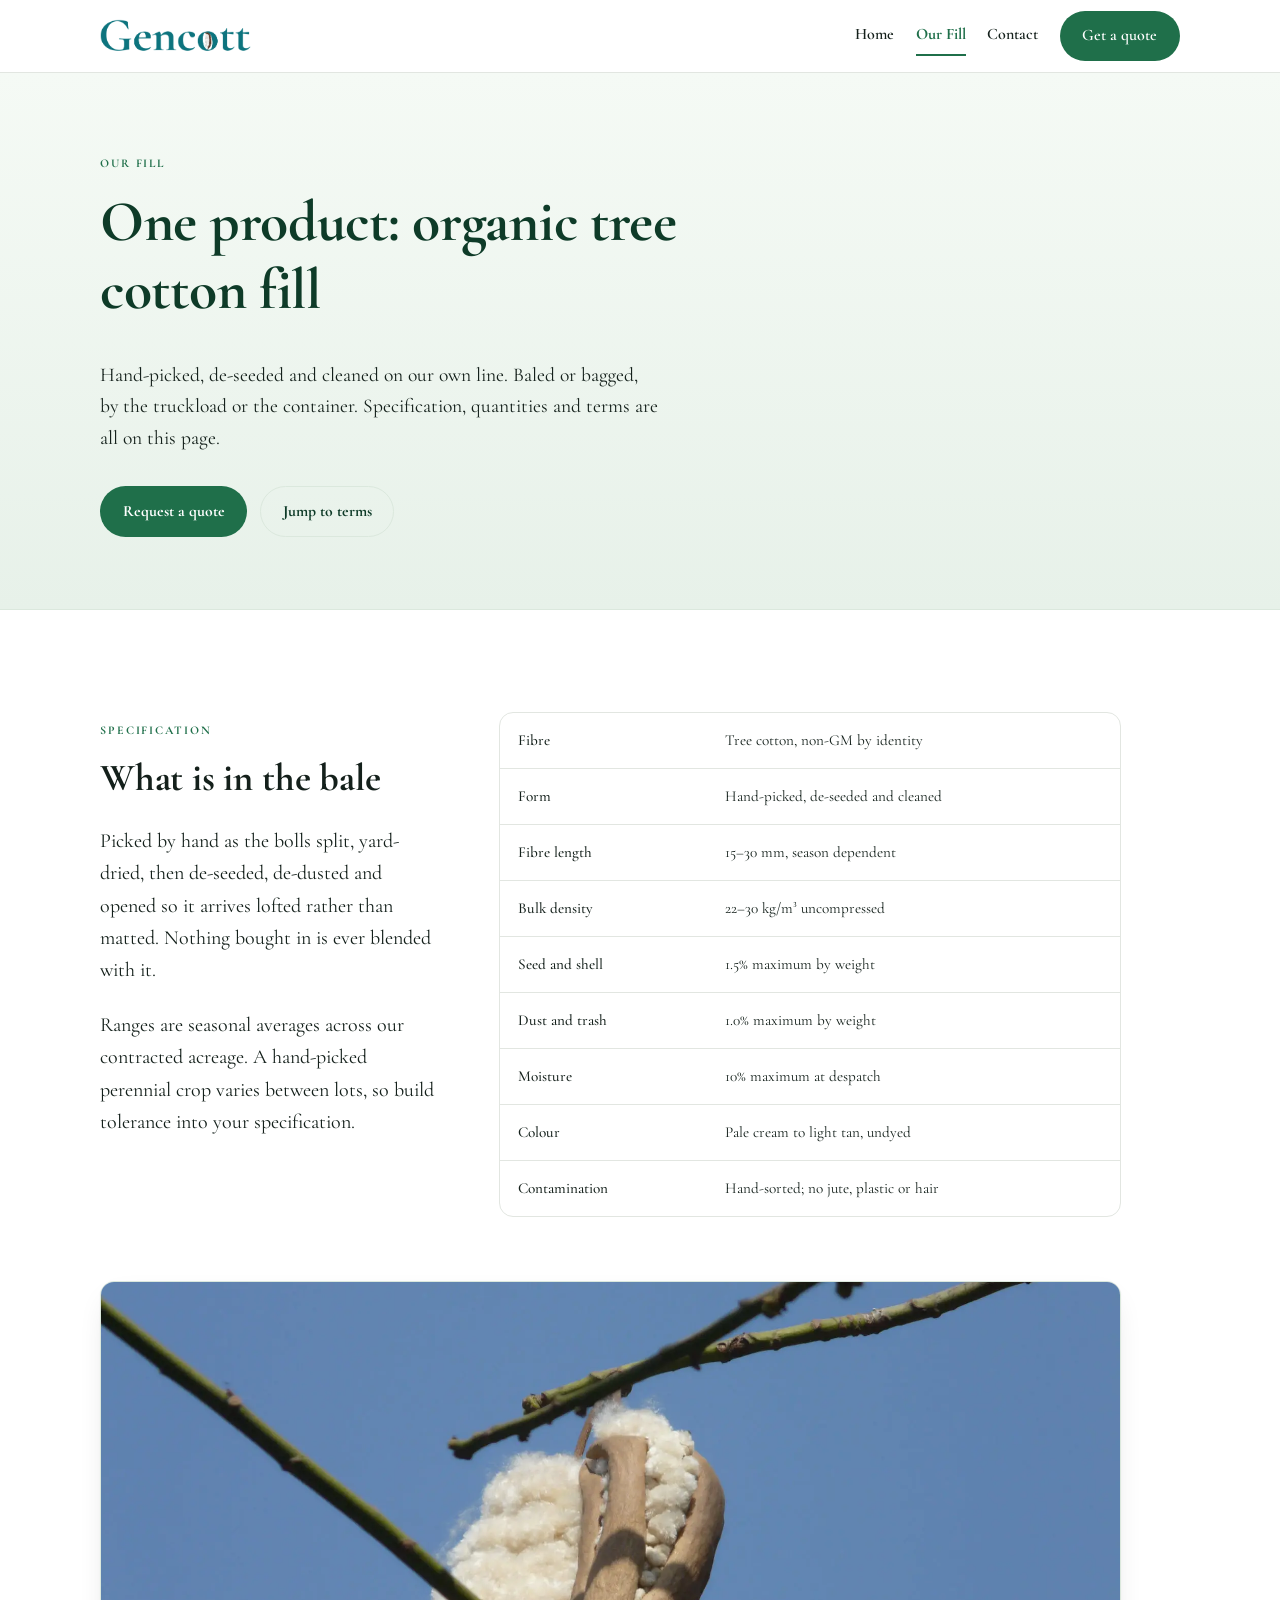
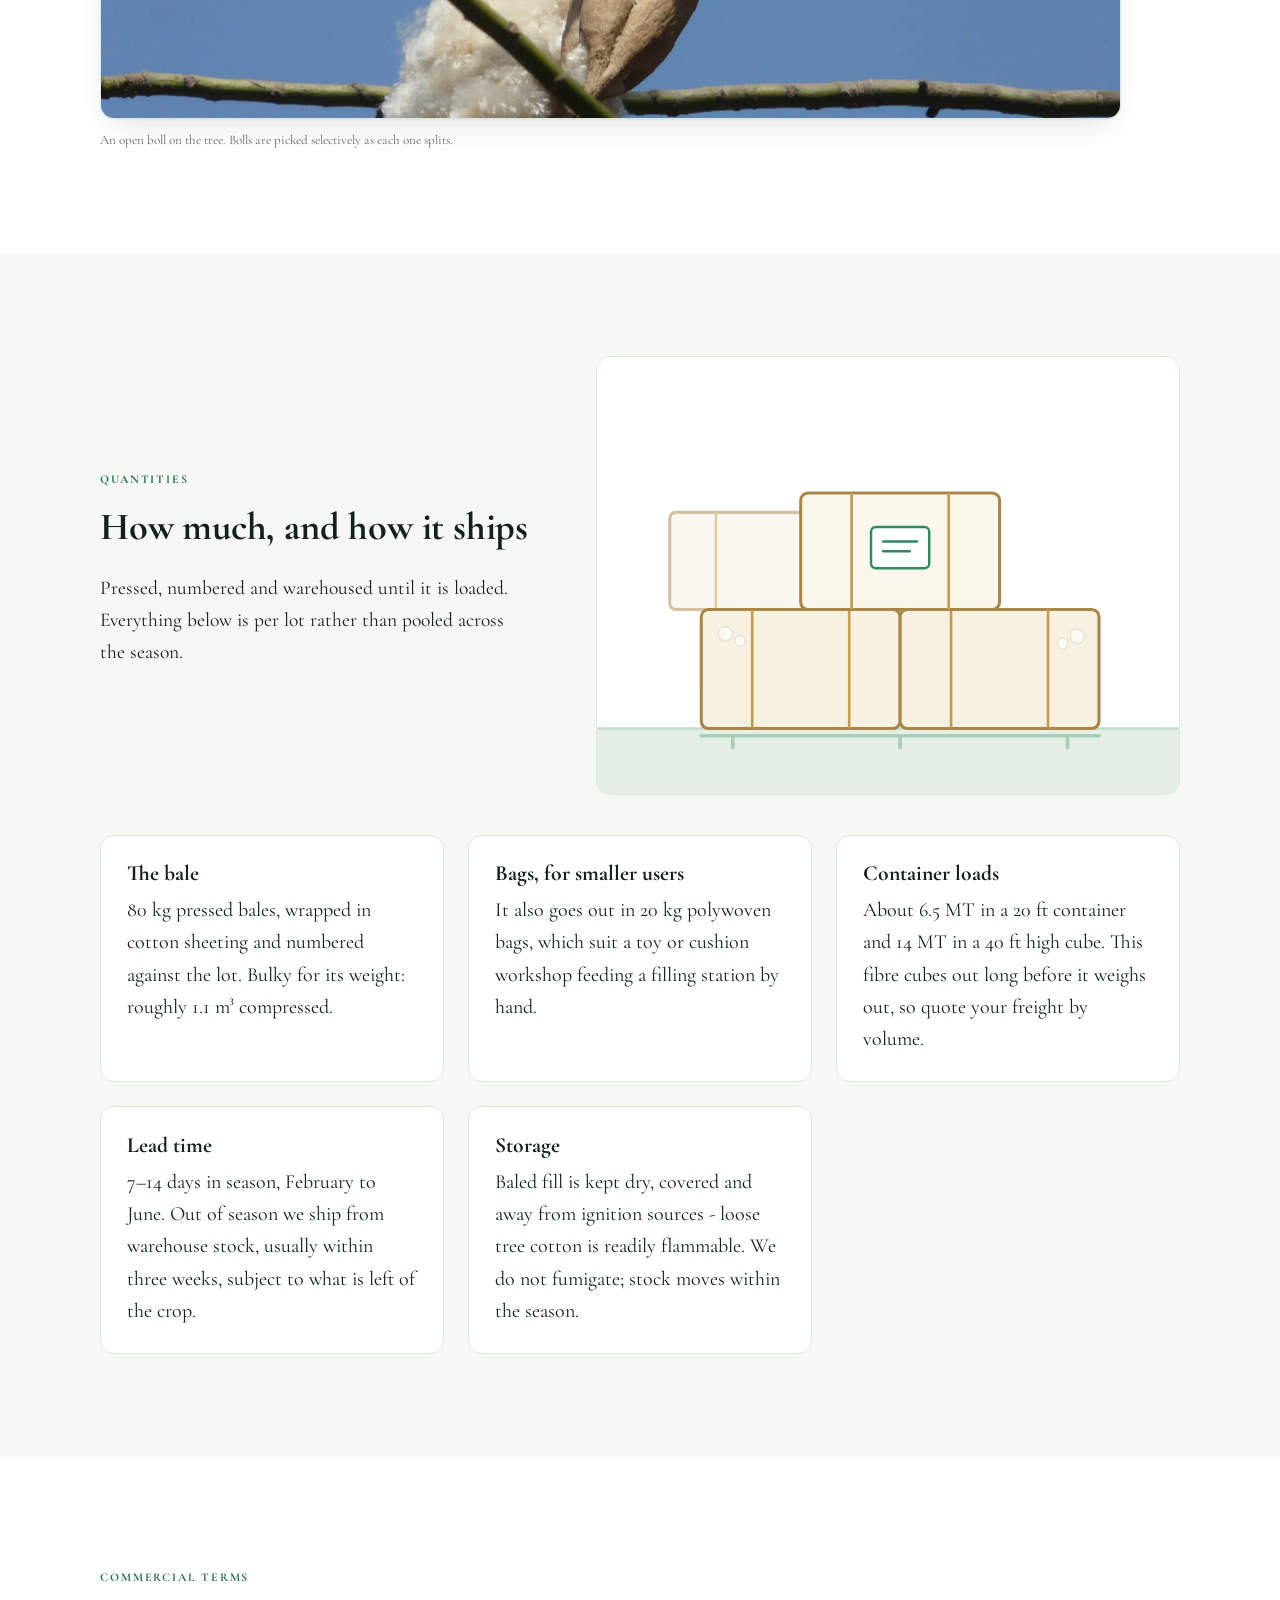
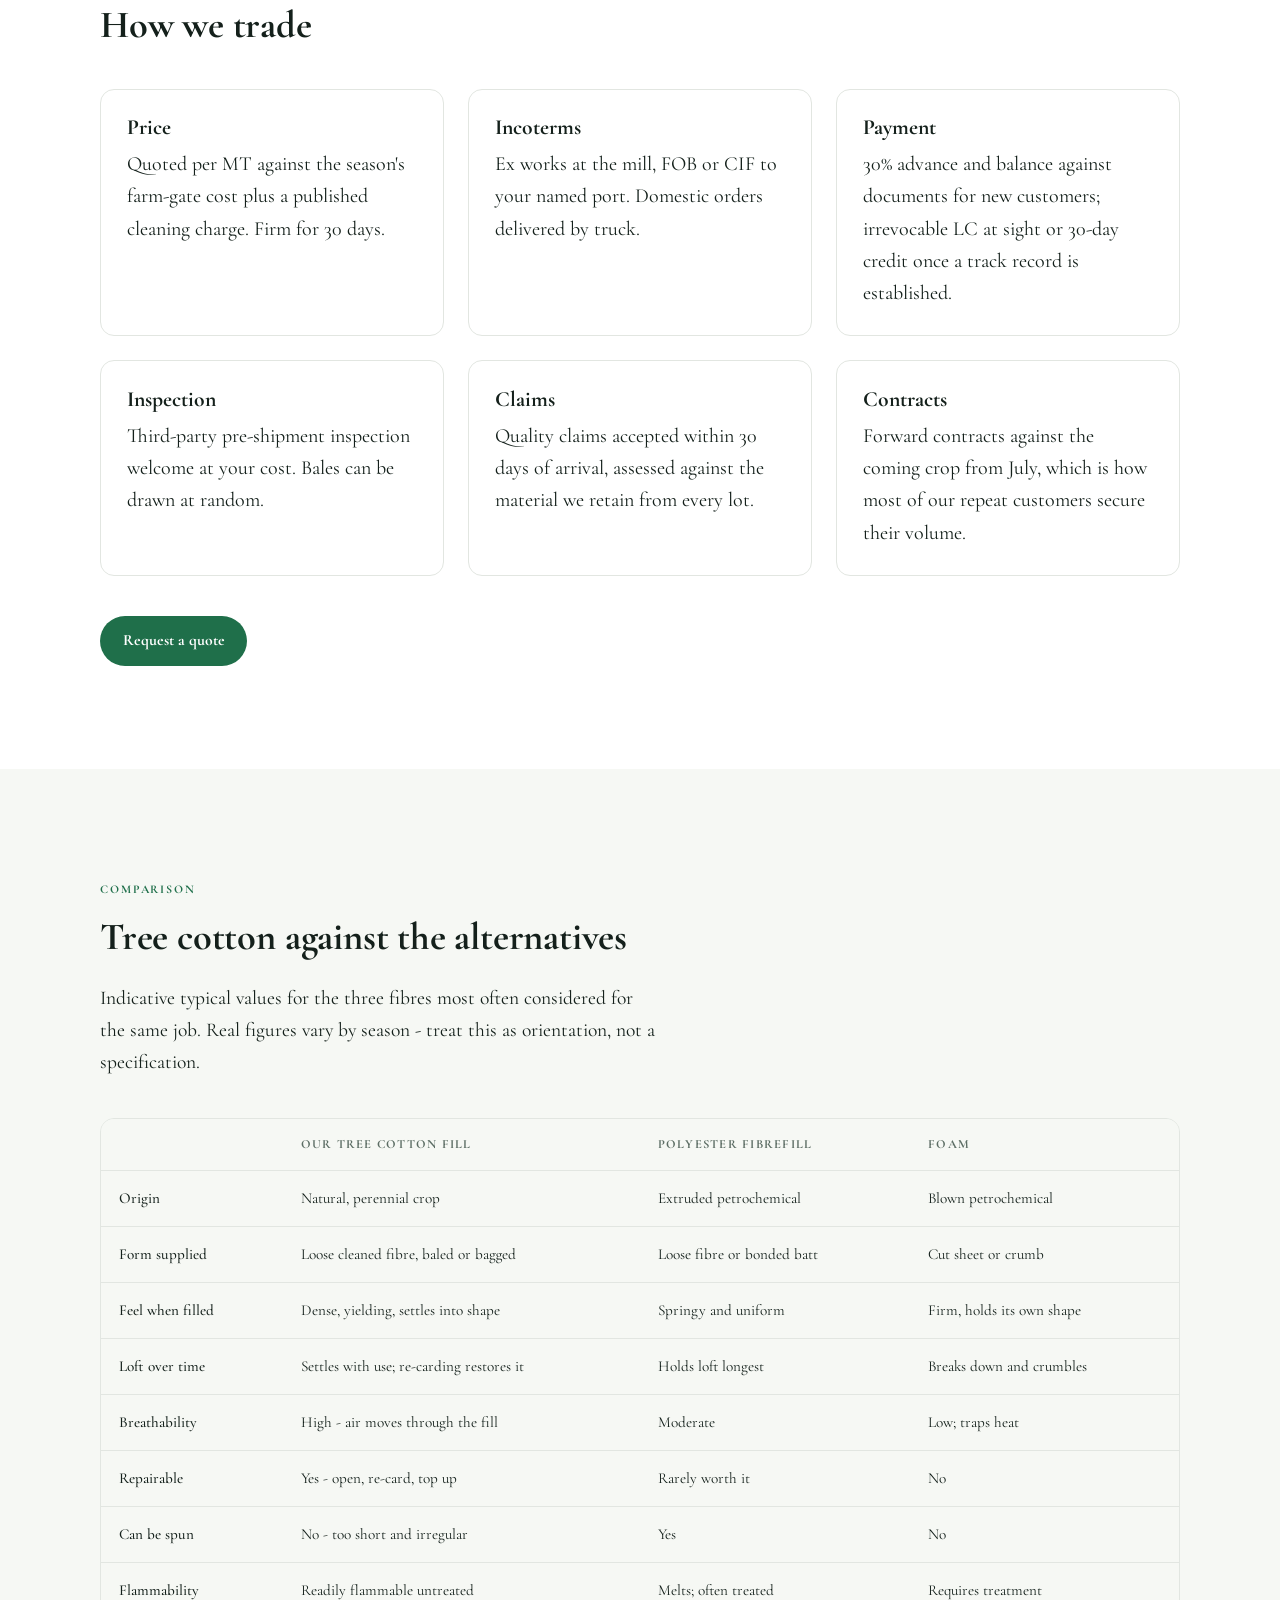
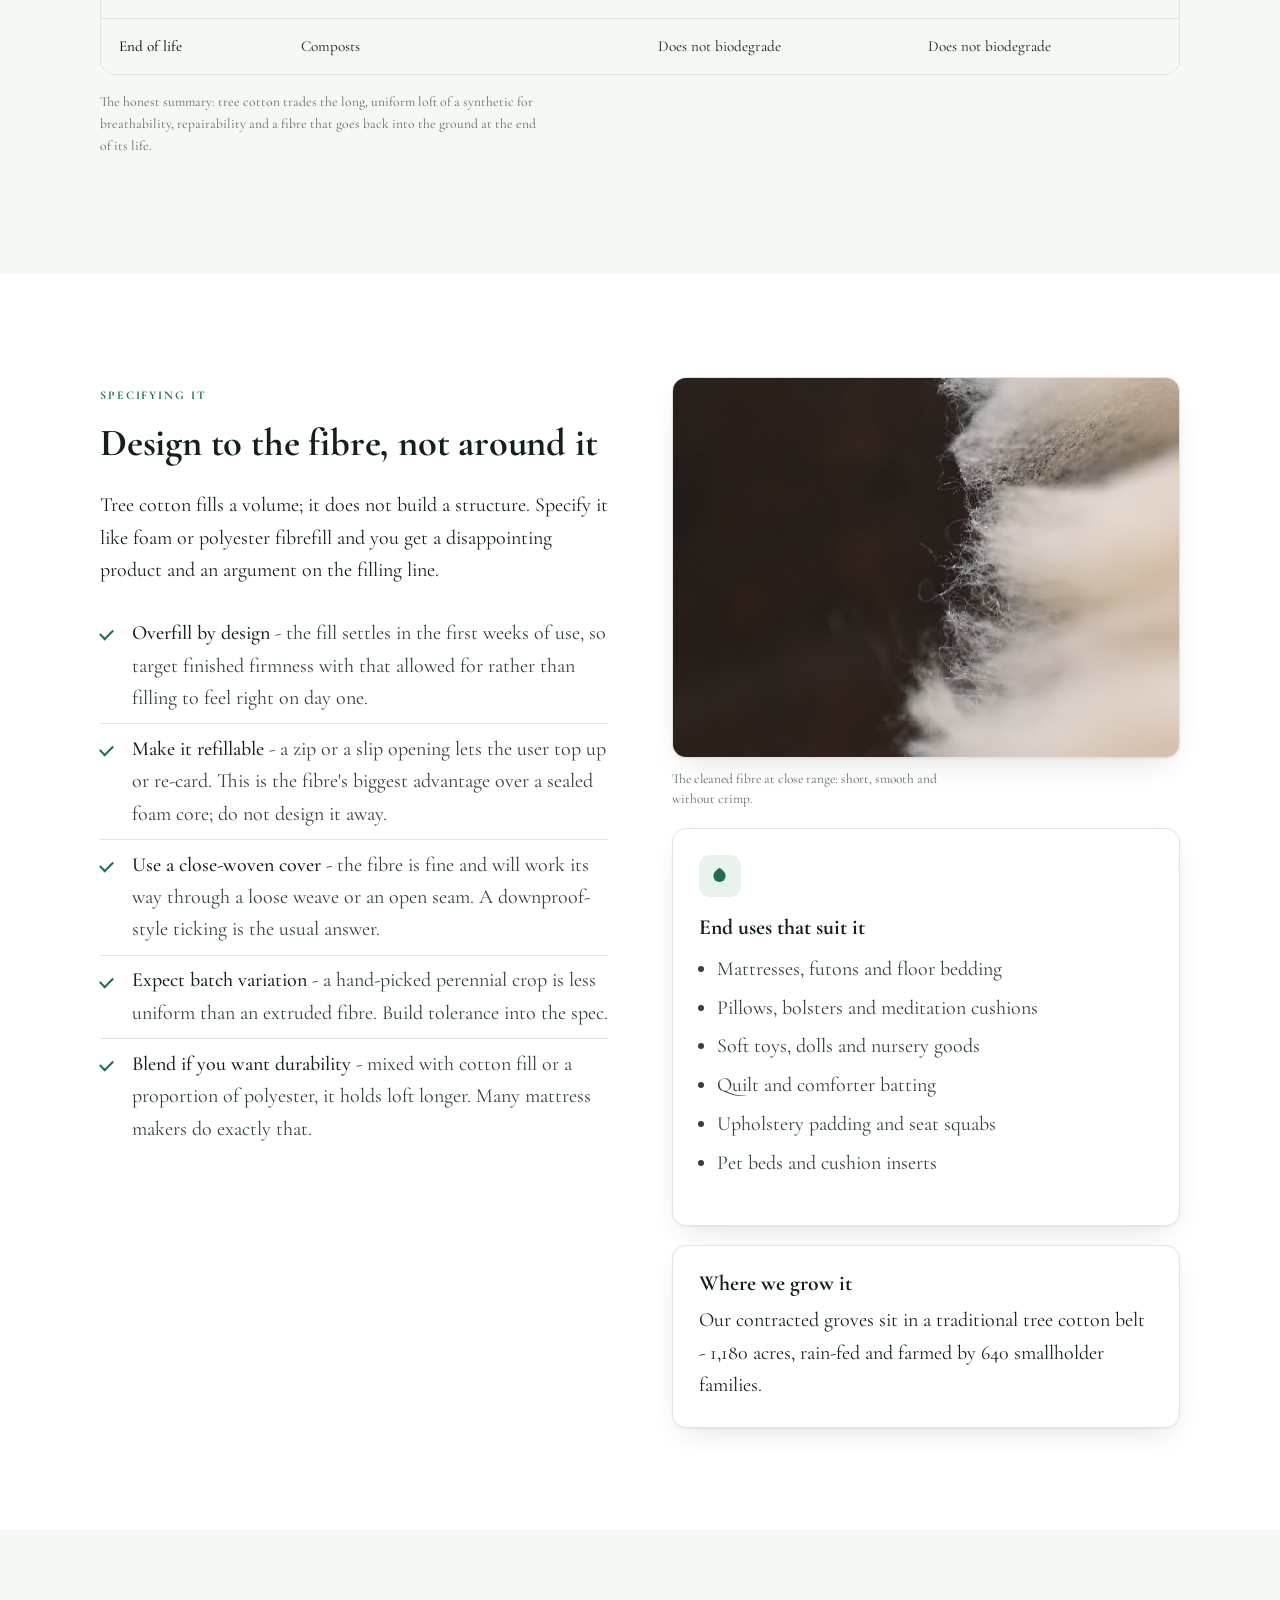
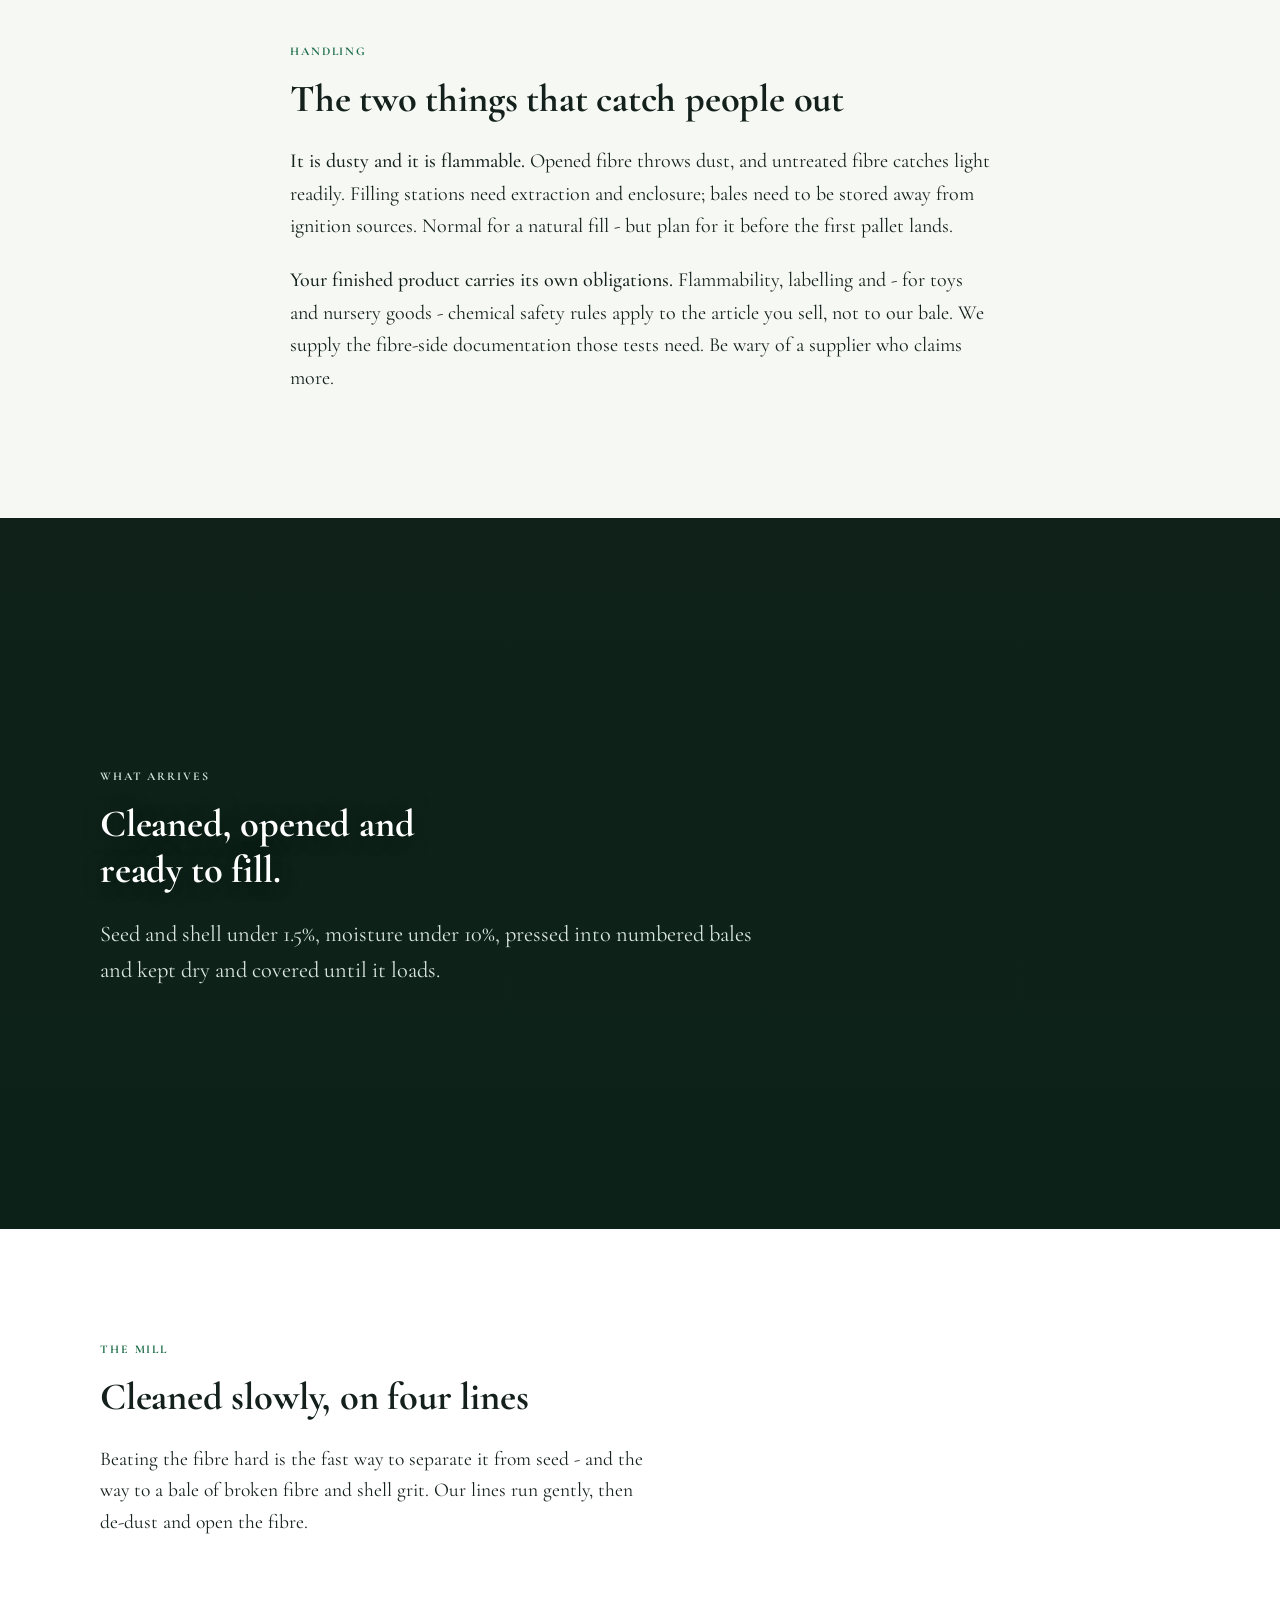
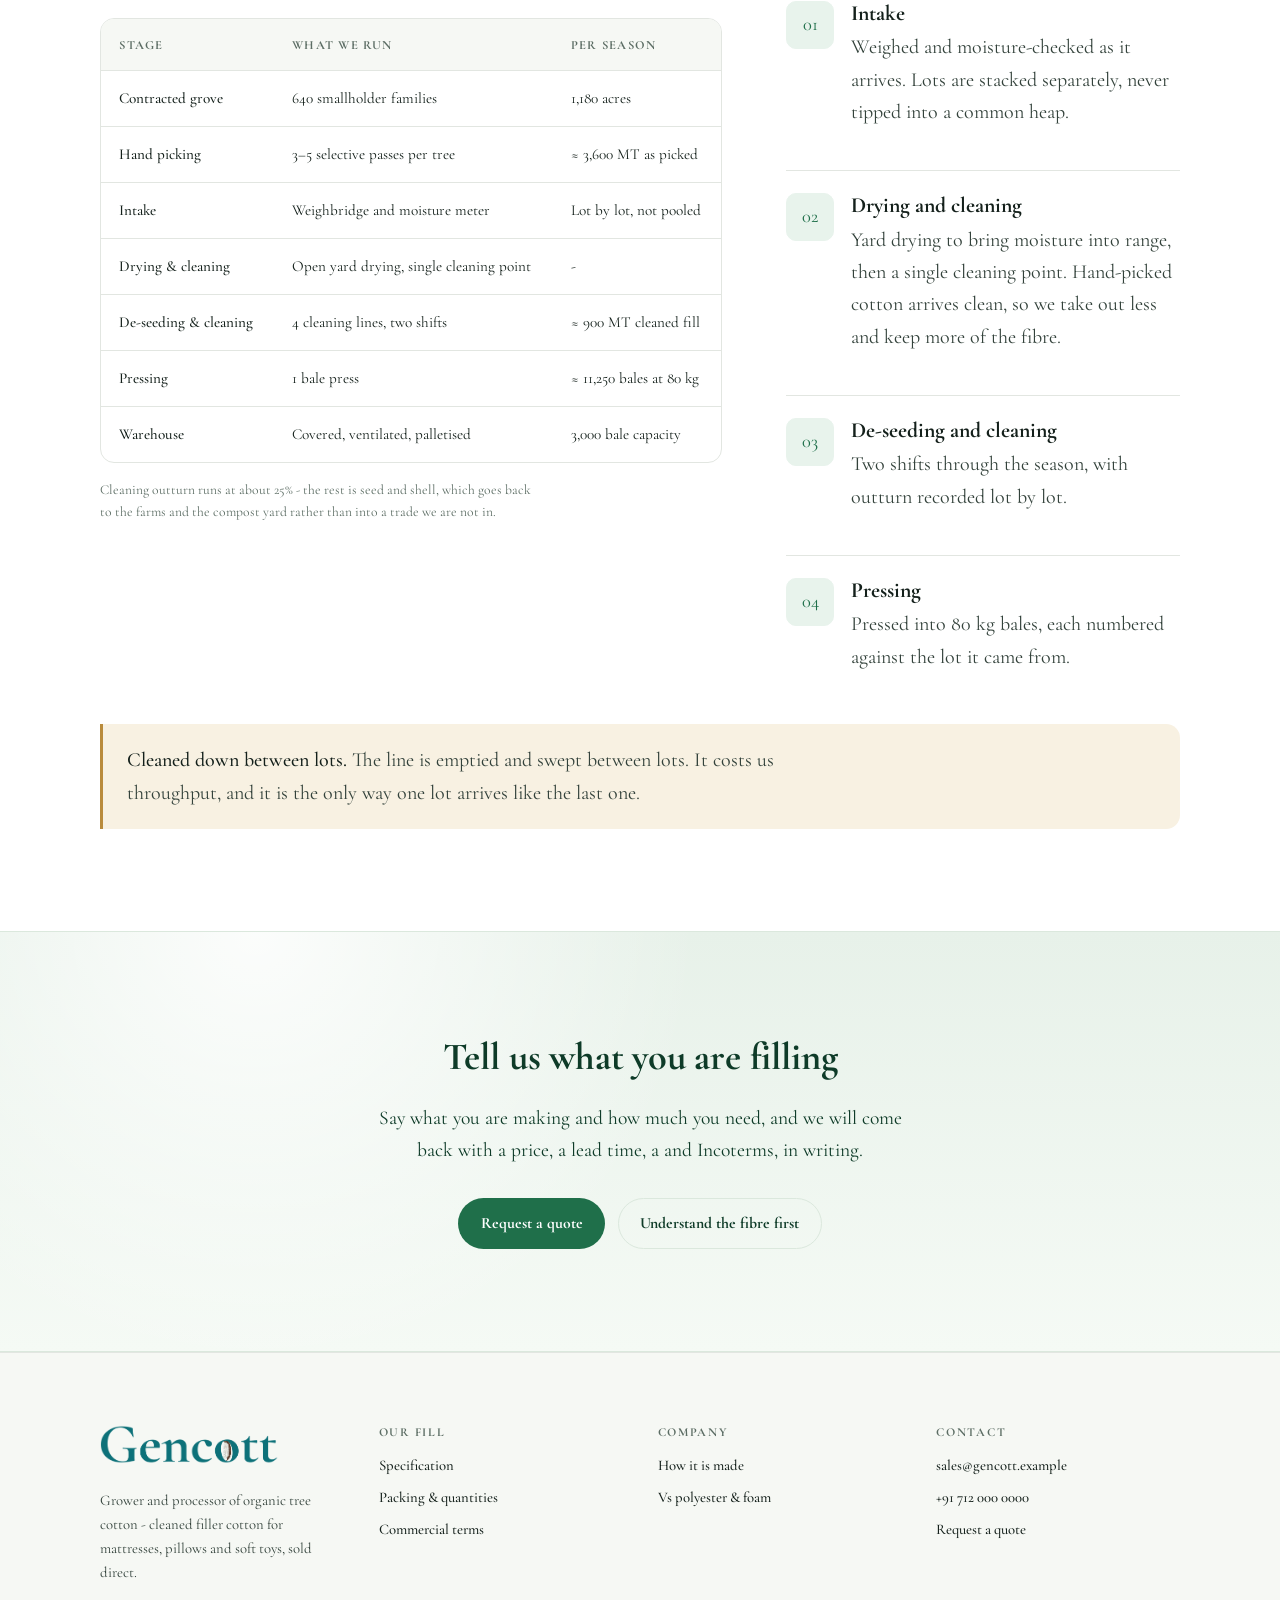
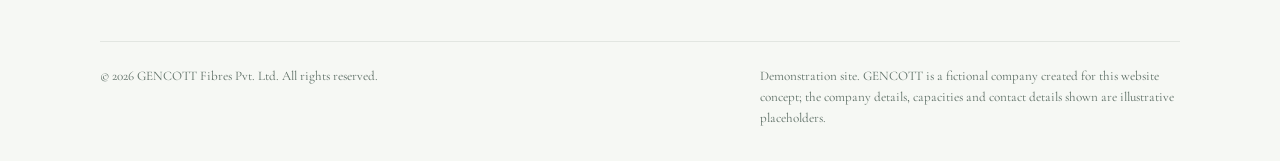
<file: products.html>
<!DOCTYPE html>
<html lang="en" >
<head>
<meta charset="utf-8">
<meta name="viewport" content="width=device-width, initial-scale=1">
<title>Our Fill - Organic Tree Cotton Filling Fibre | GENCOTT</title>
<meta name="description" content="Organic tree cotton  filling fibre for mattresses, pillows, cushions and soft toys. Specification, bulk density, packing, lead times and commercial terms - direct from the grower and processor.">
<link rel="preconnect" href="https://fonts.googleapis.com">
<link rel="preconnect" href="https://fonts.gstatic.com" crossorigin>
<link rel="stylesheet" href="https://fonts.googleapis.com/css2?family=Cormorant+Garamond:ital,wght@0,300..700;1,300..700&display=swap">
<link rel="stylesheet" href="css/styles.css">
<link rel="icon" href="data:image/svg+xml,<svg xmlns='http://www.w3.org/2000/svg' viewBox='0 0 100 100'><circle cx='50' cy='50' r='50' fill='%231f6f4a'/><circle cx='50' cy='38' r='16' fill='white'/><circle cx='34' cy='54' r='13' fill='white'/><circle cx='66' cy='54' r='13' fill='white'/></svg>">
</head>
<body>
<a class="skip-link" href="#main">Skip to content</a>

<header class="site-header">
  <div class="wrap header-inner">
    <a class="logo" href="index.html"><img src="img/logo.jpg" alt="GENCOTT" width="2969" height="632" decoding="async"></a>

    <button class="nav-toggle" aria-label="Toggle navigation" aria-expanded="false">
      <svg viewBox="0 0 24 24"><rect x="3" y="6" width="18" height="2" rx="1"/><rect x="3" y="11" width="18" height="2" rx="1"/><rect x="3" y="16" width="18" height="2" rx="1"/></svg>
    </button>

    <nav class="nav" aria-label="Main">
      <a href="index.html">Home</a>
      <a href="products.html" aria-current="page">Our Fill</a>
      <a href="contact.html">Contact</a>
      <a class="btn btn-primary" href="contact.html#enquiry">Get a quote</a>
    </nav>
  </div>
</header>

<main id="main">

  <section class="page-hero">
    <div class="wrap">
      <span class="eyebrow">Our fill</span>
      <h1>One product: organic tree cotton fill</h1>
      <p class="lede">
        Hand-picked, de-seeded and cleaned on our own line. Baled or bagged, by the truckload or the
        container. Specification, quantities and terms are all on this page.
      </p>
      <div class="hero-actions">
        <a class="btn btn-light" href="contact.html#enquiry">Request a quote</a>
        <a class="btn btn-outline-light" href="#terms">Jump to terms</a>
      </div>
    </div>
  </section>

  <section id="spec">
    <div class="wrap split aside">
      <div class="reveal">
        <span class="eyebrow">Specification</span>
        <h2>What is in the bale</h2>
        <p>
          Picked by hand as the bolls split, yard-dried, then de-seeded, de-dusted and opened so it arrives
          lofted rather than matted. Nothing bought in is ever blended with it.
        </p>
        <p>
          Ranges are seasonal averages across our contracted acreage. A hand-picked perennial crop varies
          between lots, so build tolerance into your specification.
        </p>
      </div>
      <div class="reveal">
        <div class="table-wrap">
          <table>
            <tbody>
              <tr><td><strong>Fibre</strong></td><td>Tree cotton, non-GM by identity</td></tr>
              <tr><td><strong>Form</strong></td><td>Hand-picked, de-seeded and cleaned</td></tr>
              <tr><td><strong>Fibre length</strong></td><td>15–30 mm, season dependent</td></tr>
              <tr><td><strong>Bulk density</strong></td><td>22–30 kg/m³ uncompressed</td></tr>
              <tr><td><strong>Seed and shell</strong></td><td>1.5% maximum by weight</td></tr>
              <tr><td><strong>Dust and trash</strong></td><td>1.0% maximum by weight</td></tr>
              <tr><td><strong>Moisture</strong></td><td>10% maximum at despatch</td></tr>
              <tr><td><strong>Colour</strong></td><td>Pale cream to light tan, undyed</td></tr>
              <tr><td><strong>Contamination</strong></td><td>Hand-sorted; no jute, plastic or hair</td></tr>
            </tbody>
          </table>
        </div>
      </div>

      <figure class="illus span-all reveal">
        <img class="photo photo-panorama" src="img/photos/boll-open.jpg"
             alt="An open boll on the branch: the split capsule with the fibre and seed still held inside"
             width="2000" height="1500" loading="lazy" decoding="async">
        <figcaption>An open boll on the tree. Bolls are picked selectively as each one splits.</figcaption>
      </figure>
    </div>
  </section>

  <section id="packing" class="alt">
    <div class="wrap">
      <div class="split aside" style="align-items:center">
        <div class="reveal" style="max-width:62ch">
          <span class="eyebrow">Quantities</span>
          <h2>How much, and how it ships</h2>
          <p class="lede">
            Pressed, numbered and warehoused until it is loaded. Everything below is per lot rather than
            pooled across the season.
          </p>
        </div>
        <figure class="illus reveal">
          <img src="img/bale.svg" alt="Pressed bales of tree cotton fill stacked in the warehouse" width="480" height="360">
        </figure>
      </div>
      <div class="grid g3" style="margin-top:2.5rem">
        <article class="card reveal">
          <h3>The bale</h3>
          <p>
            80 kg pressed bales, wrapped in cotton sheeting and numbered against the lot. Bulky for
            its weight: roughly 1.1 m³ compressed.
          </p>
        </article>
        <article class="card reveal">
          <h3>Bags, for smaller users</h3>
          <p>
            It also goes out in 20 kg polywoven bags, which suit a toy or cushion workshop feeding a
            filling station by hand.
          </p>
        </article>
        <article class="card reveal">
          <h3>Container loads</h3>
          <p>
            About 6.5 MT in a 20 ft container and 14 MT in a 40 ft high cube. This fibre cubes out long before
            it weighs out, so quote your freight by volume.
          </p>
        </article>
        <article class="card reveal">
          <h3>Lead time</h3>
          <p>
            7–14 days in season, February to June. Out of season we ship from warehouse stock, usually within
            three weeks, subject to what is left of the crop.
          </p>
        </article>
        <article class="card reveal">
          <h3>Storage</h3>
          <p>
            Baled fill is kept dry, covered and away from ignition sources - loose tree cotton is readily
            flammable. We do not fumigate; stock moves within the season.
          </p>
        </article>
      </div>
    </div>
  </section>

  <section id="terms">
    <div class="wrap">
      <div class="reveal" style="max-width:62ch">
        <span class="eyebrow">Commercial terms</span>
        <h2>How we trade</h2>
      </div>
      <div class="grid g3 reveal" style="margin-top:2.5rem">
        <article class="card">
          <h3>Price</h3>
          <p>Quoted per MT against the season's farm-gate cost plus a published cleaning charge. Firm for 30 days.</p>
        </article>
        <article class="card">
          <h3>Incoterms</h3>
          <p>Ex works at the mill, FOB or CIF to your named port. Domestic orders delivered by truck.</p>
        </article>
        <article class="card">
          <h3>Payment</h3>
          <p>30% advance and balance against documents for new customers; irrevocable LC at sight or 30-day credit once a track record is established.</p>
        </article>
        <article class="card">
          <h3>Inspection</h3>
          <p>Third-party pre-shipment inspection welcome at your cost. Bales can be drawn at random.</p>
        </article>
        <article class="card">
          <h3>Claims</h3>
          <p>Quality claims accepted within 30 days of arrival, assessed against the material we retain from every lot.</p>
        </article>
        <article class="card">
          <h3>Contracts</h3>
          <p>Forward contracts against the coming crop from July, which is how most of our repeat customers secure their volume.</p>
        </article>
      </div>
      <div class="cta-row">
        <a class="btn btn-primary" href="contact.html#enquiry">Request a quote</a>
      </div>
    </div>
  </section>

  <section class="alt" id="compare">
    <div class="wrap">
      <div class="reveal" style="max-width:62ch">
        <span class="eyebrow">Comparison</span>
        <h2>Tree cotton against the alternatives</h2>
        <p class="lede">
          Indicative typical values for the three fibres most often considered for the same job. Real figures vary by
          season - treat this as orientation, not a specification.
        </p>
      </div>

      <div class="table-wrap reveal" style="margin-top:2.5rem">
        <table>
          <thead>
            <tr>
              <th></th>
              <th>Our tree cotton fill</th>
              <th>Polyester fibrefill</th>
              <th>Foam</th>
            </tr>
          </thead>
          <tbody>
            <tr>
              <td><strong>Origin</strong></td>
              <td>Natural, perennial crop</td>
              <td>Extruded petrochemical</td>
              <td>Blown petrochemical</td>
            </tr>
            <tr>
              <td><strong>Form supplied</strong></td>
              <td>Loose cleaned fibre, baled or bagged</td>
              <td>Loose fibre or bonded batt</td>
              <td>Cut sheet or crumb</td>
            </tr>
            <tr>
              <td><strong>Feel when filled</strong></td>
              <td>Dense, yielding, settles into shape</td>
              <td>Springy and uniform</td>
              <td>Firm, holds its own shape</td>
            </tr>
            <tr>
              <td><strong>Loft over time</strong></td>
              <td>Settles with use; re-carding restores it</td>
              <td>Holds loft longest</td>
              <td>Breaks down and crumbles</td>
            </tr>
            <tr>
              <td><strong>Breathability</strong></td>
              <td>High - air moves through the fill</td>
              <td>Moderate</td>
              <td>Low; traps heat</td>
            </tr>
            <tr>
              <td><strong>Repairable</strong></td>
              <td>Yes - open, re-card, top up</td>
              <td>Rarely worth it</td>
              <td>No</td>
            </tr>
            <tr>
              <td><strong>Can be spun</strong></td>
              <td>No - too short and irregular</td>
              <td>Yes</td>
              <td>No</td>
            </tr>
            <tr>
              <td><strong>Flammability</strong></td>
              <td>Readily flammable untreated</td>
              <td>Melts; often treated</td>
              <td>Requires treatment</td>
            </tr>
            <tr>
              <td><strong>End of life</strong></td>
              <td>Composts</td>
              <td>Does not biodegrade</td>
              <td>Does not biodegrade</td>
            </tr>
          </tbody>
        </table>
      </div>
      <p class="chain-note">
        The honest summary: tree cotton trades the long, uniform loft of a synthetic for breathability,
        repairability and a fibre that goes back into the ground at the end of its life.
      </p>
    </div>
  </section>

  <section id="specifying">
    <div class="wrap split">
      <div class="reveal">
        <span class="eyebrow">Specifying it</span>
        <h2>Design to the fibre, not around it</h2>
        <p>
          Tree cotton fills a volume; it does not build a structure. Specify it like foam or polyester
          fibrefill and you get a disappointing product and an argument on the filling line.
        </p>
        <ul class="checks" style="margin-top:1.2rem">
          <li><strong>Overfill by design</strong> - the fill settles in the first weeks of use, so target finished firmness with that allowed for rather than filling to feel right on day one.</li>
          <li><strong>Make it refillable</strong> - a zip or a slip opening lets the user top up or re-card. This is the fibre's biggest advantage over a sealed foam core; do not design it away.</li>
          <li><strong>Use a close-woven cover</strong> - the fibre is fine and will work its way through a loose weave or an open seam. A downproof-style ticking is the usual answer.</li>
          <li><strong>Expect batch variation</strong> - a hand-picked perennial crop is less uniform than an extruded fibre. Build tolerance into the spec.</li>
          <li><strong>Blend if you want durability</strong> - mixed with cotton fill or a proportion of polyester, it holds loft longer. Many mattress makers do exactly that.</li>
        </ul>
      </div>
      <div class="reveal">
        <figure class="photo-fig" style="margin-bottom:1.2rem">
          <img class="photo photo-wide" src="img/photos/fibre-macro.jpg"
               alt="Extreme close-up of the cleaned fibre, individual strands visible against a dark ground"
               width="698" height="873" loading="lazy" decoding="async">
          <figcaption>The cleaned fibre at close range: short, smooth and without crimp.</figcaption>
        </figure>
        <div class="card raised">
          <span class="icon" aria-hidden="true"><svg viewBox="0 0 24 24"><path d="M12 3c4.5 3 7 6 7 9.5a7 7 0 0 1-14 0C5 9 7.5 6 12 3z"/></svg></span>
          <h3>End uses that suit it</h3>
          <ul class="plain" style="margin-top:.8rem">
            <li>Mattresses, futons and floor bedding</li>
            <li>Pillows, bolsters and meditation cushions</li>
            <li>Soft toys, dolls and nursery goods</li>
            <li>Quilt and comforter batting</li>
            <li>Upholstery padding and seat squabs</li>
            <li>Pet beds and cushion inserts</li>
          </ul>
        </div>
        <div class="card raised" style="margin-top:1.2rem">
          <h3>Where we grow it</h3>
          <p style="margin-bottom:0">
            Our contracted groves sit in a traditional tree cotton belt - 1,180 acres, rain-fed and farmed by
            640 smallholder families.
          </p>
        </div>
      </div>
    </div>
  </section>

  <section id="handling" class="alt">
    <div class="wrap narrow">
      <div class="reveal">
        <span class="eyebrow">Handling</span>
        <h2>The two things that catch people out</h2>
        <p>
          <strong>It is dusty and it is flammable.</strong> Opened fibre throws dust, and untreated fibre
          catches light readily. Filling stations need extraction and enclosure; bales need to be stored away
          from ignition sources. Normal for a natural fill - but plan for it before the first pallet lands.
        </p>
        <p>
          <strong>Your finished product carries its own obligations.</strong> Flammability, labelling and - for
          toys and nursery goods - chemical safety rules apply to the article you sell, not to our bale. We
          supply the fibre-side documentation those tests need. Be wary of a supplier who claims more.
        </p>
      </div>
    </div>
  </section>

  <section class="photo-band" style="background-image:url('img/photos/floss-cluster.jpg')">
    <div class="wrap">
      <span class="eyebrow">What arrives</span>
      <h2>Cleaned, opened and ready to fill.</h2>
      <p>
        Seed and shell under 1.5%, moisture under 10%, pressed into numbered bales and kept dry and covered
        until it loads.
      </p>
    </div>
  </section>

  <section id="cleaning">
    <div class="wrap">
      <div class="reveal" style="max-width:62ch">
        <span class="eyebrow">The mill</span>
        <h2>Cleaned slowly, on four lines</h2>
        <p class="lede">
          Beating the fibre hard is the fast way to separate it from seed - and the way to a bale of broken
          fibre and shell grit. Our lines run gently, then de-dust and open the fibre.
        </p>
      </div>

      <div class="split" style="margin-top:2.5rem">
        <div class="reveal" id="season">
      <div class="table-wrap reveal" style="margin-top:2.5rem">
        <table>
          <thead>
            <tr><th>Stage</th><th>What we run</th><th>Per season</th></tr>
          </thead>
          <tbody>
            <tr>
              <td><strong>Contracted grove</strong></td>
              <td>640 smallholder families</td>
              <td>1,180 acres</td>
            </tr>
            <tr>
              <td><strong>Hand picking</strong></td>
              <td>3–5 selective passes per tree</td>
              <td>≈ 3,600 MT as picked</td>
            </tr>
            <tr>
              <td><strong>Intake</strong></td>
              <td>Weighbridge and moisture meter</td>
              <td>Lot by lot, not pooled</td>
            </tr>
            <tr>
              <td><strong>Drying &amp; cleaning</strong></td>
              <td>Open yard drying, single cleaning point</td>
              <td>-</td>
            </tr>
            <tr>
              <td><strong>De-seeding &amp; cleaning</strong></td>
              <td>4 cleaning lines, two shifts</td>
              <td>≈ 900 MT cleaned fill</td>
            </tr>
            <tr>
              <td><strong>Pressing</strong></td>
              <td>1 bale press</td>
              <td>≈ 11,250 bales at 80 kg</td>
            </tr>
            <tr>
              <td><strong>Warehouse</strong></td>
              <td>Covered, ventilated, palletised</td>
              <td>3,000 bale capacity</td>
            </tr>
          </tbody>
        </table>
      </div>
      <p class="chain-note">
        Cleaning outturn runs at about 25% - the rest is seed and shell, which goes back to the farms and the
        compost yard rather than into a trade we are not in.
      </p>
        </div>
        <div class="reveal">
        <div class="steps">
          <div class="step">
            <div>
              <h3>Intake</h3>
              <p>Weighed and moisture-checked as it arrives. Lots are stacked separately, never tipped into a common heap.</p>
            </div>
          </div>
          <div class="step">
            <div>
              <h3>Drying and cleaning</h3>
              <p>Yard drying to bring moisture into range, then a single cleaning point. Hand-picked cotton arrives clean, so we take out less and keep more of the fibre.</p>
            </div>
          </div>
          <div class="step">
            <div>
              <h3>De-seeding and cleaning</h3>
              <p>Two shifts through the season, with outturn recorded lot by lot.</p>
            </div>
          </div>
          <div class="step">
            <div>
              <h3>Pressing</h3>
              <p>Pressed into 80 kg bales, each numbered against the lot it came from.</p>
            </div>
          </div>
        </div>
        </div>
      </div>
      <div class="callout" style="margin-top:1.8rem">
          <p>
            <strong>Cleaned down between lots.</strong> The line is emptied and swept between lots. It costs us
            throughput, and it is the only way one lot arrives like the last one.
          </p>
        </div>
    </div>
  </section>

  <section class="band">
    <div class="wrap">
      <h2>Tell us what you are filling</h2>
      <p class="lede">
        Say what you are making and how much you need, and we will come back with a price, a lead time, a
        and Incoterms, in writing.
      </p>
      <div class="band-actions">
        <a class="btn btn-light" href="contact.html#enquiry">Request a quote</a>
        <a class="btn btn-outline-light" href="products.html#compare">Understand the fibre first</a>
      </div>
    </div>
  </section>

</main>

<footer class="site-footer">
  <div class="wrap">
    <div class="footer-grid">
      <div>
        <a class="logo" href="index.html" style="margin-bottom:1rem"><img src="img/logo.jpg" alt="GENCOTT" width="2969" height="632" loading="lazy" decoding="async"></a>
        <p style="color:var(--ink-soft);max-width:32ch">
          Grower and processor of organic tree cotton - cleaned filler cotton for mattresses,
          pillows and soft toys, sold direct.
        </p>
      </div>
      <div>
        <h4>Our fill</h4>
        <ul>
          <li><a href="products.html#spec">Specification</a></li>
          <li><a href="products.html#packing">Packing &amp; quantities</a></li>
          <li><a href="products.html#terms">Commercial terms</a></li>
        </ul>
      </div>
      <div>
        <h4>Company</h4>
        <ul>
          <li><a href="index.html#process">How it is made</a></li>
          <li><a href="products.html#compare">Vs polyester &amp; foam</a></li>
        </ul>
      </div>
      <div>
        <h4>Contact</h4>
        <ul>
          <li><a href="mailto:sales@gencott.example">sales@gencott.example</a></li>
          <li><a href="tel:+917120000000">+91 712 000 0000</a></li>
          <li><a href="contact.html#enquiry">Request a quote</a></li>
        </ul>
      </div>
    </div>
    <div class="footer-bottom">
      <span>© <span data-year>2026</span> GENCOTT Fibres Pvt. Ltd. All rights reserved.</span>
      <span class="disclaimer">
        Demonstration site. GENCOTT is a fictional company created for this website concept; the company details,
        capacities and contact details shown are illustrative placeholders.
      </span>
    </div>
  </div>
</footer>

<script src="js/site.js"></script>
</body>
</html>
</file>
<file: css/styles.css>
/* ==========================================================================
   GENCOTT Organic Cotton Standard - design system
   ========================================================================== */

:root {
  /* Brand */
  --leaf-900: #0e3b28;
  --ink: #14201b;
  --ink-soft: #33423b;
  --ink-faint: #5c6d64;
  --line: #e2e6e1;
  --bg: #ffffff;
  --bg-alt: #f6f8f4;
  --green: #1f6f4a;
  --green-dark: #145136;
  --green-light: #e8f3ec;
  --accent: #b98b3c;
  --accent-light: #f8f1e2;

  /* Cotton - the pale green-white used for the hero and closing bands */
  --cotton: #f5faf5;
  --cotton-deep: #e7f1e9;
  --cotton-line: #dbe8dd;
  --cotton-puff: rgba(255, 255, 255, .85);
  --on-cotton: #0e3b28;
  --on-cotton-soft: #2f4139;
  --on-cotton-faint: #566860;

  /* Type */
  --font-sans: "Cormorant Garamond", Garamond, Georgia, "Times New Roman", serif;
  --font-serif: "Cormorant Garamond", Garamond, Georgia, "Times New Roman", serif;

  /* Space */
  --wrap: 1160px;
  --pad: clamp(1.25rem, 4vw, 2.5rem);
  --radius: 14px;
  --shadow: 0 1px 2px rgba(20, 32, 27, .05), 0 12px 32px -12px rgba(20, 32, 27, .16);
}

* { box-sizing: border-box; }

html { -webkit-text-size-adjust: 100%; scroll-behavior: smooth; }

body {
  margin: 0;
  background: var(--bg);
  color: var(--ink);
  font-family: var(--font-sans);
  font-size: 20px;
  line-height: 1.62;
  overflow-x: hidden;
  -webkit-font-smoothing: antialiased;
}

img, svg { max-width: 100%; }

a { color: var(--green); text-decoration: none; }
a:hover { text-decoration: underline; }

h1, h2, h3, h4 {
  font-family: var(--font-serif);
  font-weight: 700;
  color: var(--ink);
  line-height: 1.18;
  letter-spacing: -.005em;
  margin: 0 0 .6em;
}

h1 { font-size: clamp(2.2rem, 5.2vw, 3.6rem); }
h2 { font-size: clamp(1.65rem, 3.4vw, 2.4rem); }
h3 { font-size: 1.35rem; font-family: var(--font-sans); font-weight: 700; letter-spacing: 0; }
h4 { font-size: 1.12rem; font-family: var(--font-sans); font-weight: 700; letter-spacing: 0; }
p { margin: 0 0 1.1em; }

.wrap { width: 100%; max-width: var(--wrap); margin: 0 auto; padding: 0 var(--pad); }
.narrow { max-width: 780px; }

section { padding: clamp(3.5rem, 8vw, 6.5rem) 0; }
section.tight { padding: clamp(2.5rem, 5vw, 4rem) 0; }
.alt { background: var(--bg-alt); }

.eyebrow {
  display: inline-block;
  font-size: .74rem;
  font-weight: 700;
  letter-spacing: .16em;
  text-transform: uppercase;
  color: var(--green);
  margin-bottom: 1rem;
}
.eyebrow.on-dark { color: var(--green); }

.lede { font-size: clamp(1.05rem, 2vw, 1.22rem); color: var(--ink); }

/* ---------- Header ---------- */
.site-header {
  position: sticky; top: 0; z-index: 60;
  background: var(--bg); /* fallback for browsers without color-mix() */
  background: color-mix(in srgb, var(--bg) 88%, transparent);
  backdrop-filter: saturate(150%) blur(12px);
  border-bottom: 1px solid var(--line);
}
.header-inner { display: flex; align-items: center; gap: 1.5rem; height: 72px; }

.logo { display: inline-block; text-decoration: none; line-height: 0; }
.logo:hover { text-decoration: none; }
.logo img { display: block; height: 34px; width: auto; }
/* The wordmark is a JPEG on a white ground. The header is white, so it sits
   there invisibly; the footer is tinted, so multiply drops the white out.
   Deliberately NOT applied in the header, which is translucent and sticky -
   there it would blend with whatever dark photo scrolled underneath. */
.site-footer .logo img { height: 40px; mix-blend-mode: multiply; }
@media (max-width: 560px) { .logo img { height: 27px; } }

.nav { margin-left: auto; display: flex; align-items: center; gap: 1.35rem; }
.nav a {
  color: var(--ink); font-size: 1rem; font-weight: 600;
  padding: .35rem 0; border-bottom: 2px solid transparent;
  white-space: nowrap;
}
.nav a:hover { color: var(--green); text-decoration: none; }
.nav a[aria-current="page"] { color: var(--green); font-weight: 700; border-bottom-color: var(--green); }

/* `.nav a` outranks `.btn` on specificity - restore the button's own box and colour */
.nav a.btn { padding: .72rem 1.35rem; border-bottom: 1px solid transparent; }
.nav a.btn-primary, .nav a.btn-primary:hover { color: #fff; }

.btn {
  display: inline-flex; align-items: center; gap: .5rem;
  padding: .72rem 1.35rem;
  border-radius: 999px;
  font-size: .98rem; font-weight: 700;
  border: 1px solid transparent;
  white-space: nowrap; flex: 0 0 auto;
  cursor: pointer;
  transition: transform .15s ease, background .15s ease, color .15s ease;
}
.btn:hover { text-decoration: none; transform: translateY(-1px); }
.btn-primary { background: var(--green); color: #fff; }
.btn-primary:hover { background: var(--green-dark); color: #fff; }
.btn-ghost { border-color: var(--line); color: var(--ink); background: transparent; }
.btn-ghost:hover { border-color: var(--green); color: var(--green); }
/* Used inside .hero / .band - now pale, so these read as solid + outlined green */
.btn-light { background: var(--green); color: #fff; }
.btn-light:hover { background: var(--green-dark); color: #fff; }
.btn-outline-light { border-color: var(--cotton-line); color: var(--on-cotton); background: transparent; }
.btn-outline-light:hover { border-color: var(--green); color: var(--green); }

/* A call to action sitting inside an ordinary content section. */
.cta-row { display: flex; flex-wrap: wrap; gap: .8rem; align-items: center; margin-top: 2.5rem; }

.nav-toggle { display: none; }

@media (max-width: 1040px) {
  .nav {
    position: fixed; inset: 72px 0 auto; flex-direction: column; align-items: stretch;
    gap: 0; background: var(--bg); border-bottom: 1px solid var(--line);
    padding: .5rem var(--pad) 1.5rem; margin: 0;
    transform: translateY(-130%); transition: transform .28s ease; box-shadow: var(--shadow);
  }
  .nav.open { transform: translateY(0); }
  .nav a { padding: .85rem 0; border-bottom: 1px solid var(--line); }
  .nav .btn { margin-top: 1rem; justify-content: center; }
  .nav-toggle {
    display: grid; place-items: center; margin-left: auto;
    width: 40px; height: 40px; background: none; border: 1px solid var(--line);
    border-radius: 10px; cursor: pointer; color: var(--ink);
  }
  .nav-toggle svg { width: 20px; height: 20px; fill: currentColor; }
}

/* ---------- Hero ---------- */
.hero {
  position: relative;
  /* Soft cotton-boll puffs over a pale green wash */
  background:
    radial-gradient(circle at 16% 14%, var(--cotton-puff), transparent 36%),
    radial-gradient(circle at 78% 8%, var(--cotton-puff), transparent 30%),
    radial-gradient(circle at 62% 88%, var(--cotton-puff), transparent 34%),
    linear-gradient(180deg, var(--cotton) 0%, var(--cotton-deep) 100%);
  color: var(--on-cotton-soft);
  border-bottom: 1px solid var(--cotton-line);
  padding: clamp(4rem, 10vw, 7.5rem) 0 clamp(5rem, 11vw, 8.5rem);
  overflow: hidden;
}
.hero::after {
  content: ""; position: absolute; inset: auto -10% -55% 40%;
  height: 120%; border-radius: 50%;
  background: radial-gradient(circle at 50% 50%, rgba(31,111,74,.10), transparent 62%);
  pointer-events: none;
}
.hero .wrap { position: relative; z-index: 2; }
.hero-inner { display: grid; gap: clamp(2rem, 5vw, 3.5rem); align-items: center; }
@media (min-width: 980px) { .hero-inner { grid-template-columns: 1fr 1.15fr; } }
.hero-art { display: none; }
@media (min-width: 980px) { .hero-art { display: block; } }
.hero-art img { display: block; width: 100%; height: auto; }
.hero h1 { color: var(--on-cotton); max-width: 18ch; }
.page-hero h1 { color: var(--on-cotton); }
.hero p { color: var(--on-cotton); max-width: 56ch; font-size: clamp(1.05rem, 2vw, 1.2rem); }
.hero-actions { display: flex; flex-wrap: wrap; gap: .8rem; margin-top: 2rem; }
.hero-stats {
  display: grid; grid-template-columns: repeat(auto-fit, minmax(170px, 1fr));
  gap: 1.5rem; margin-top: clamp(3rem, 6vw, 4.5rem);
  border-top: 1px solid var(--cotton-line); padding-top: 2rem;
}
.hero-stats .num { font-family: var(--font-serif); font-size: 2.1rem; color: var(--on-cotton); display: block; }
.hero-stats .lbl { font-size: .82rem; color: var(--on-cotton-faint); letter-spacing: .04em; }

.page-hero {
  background: linear-gradient(180deg, var(--cotton) 0%, var(--cotton-deep) 100%);
  border-bottom: 1px solid var(--cotton-line);
  padding: clamp(2.8rem, 6vw, 4.5rem) 0;
}
.page-hero h1 { max-width: 24ch; }
.page-hero p { max-width: 62ch; margin-bottom: 0; }

/* ---------- Cards & grids ---------- */
.grid { display: grid; gap: 1.5rem; }
.g2 { grid-template-columns: repeat(auto-fit, minmax(300px, 1fr)); }
.g3 { grid-template-columns: repeat(auto-fit, minmax(260px, 1fr)); }
.g4 { grid-template-columns: repeat(auto-fit, minmax(215px, 1fr)); }

.card {
  background: var(--bg);
  border: 1px solid var(--line);
  border-radius: var(--radius);
  padding: 1.6rem;
}
.alt .card { background: var(--bg); }
.card.raised { box-shadow: var(--shadow); }
.card h3 { margin-bottom: .45rem; }
.card p:last-child { margin-bottom: 0; }
.card .icon {
  width: 42px; height: 42px; border-radius: 11px;
  background: var(--green-light); color: var(--green);
  display: grid; place-items: center; margin-bottom: 1.1rem;
}
.card .icon svg { width: 21px; height: 21px; fill: currentColor; }

.class-card { position: relative; padding-top: 2.6rem; }
.class-card .tag {
  position: absolute; top: 1.5rem; left: 1.6rem;
  font-size: .7rem; font-weight: 700; letter-spacing: .14em; text-transform: uppercase;
  color: var(--accent);
}
.class-card .age { color: var(--ink-faint); font-size: .9rem; }

.split { display: grid; gap: clamp(2rem, 5vw, 4rem); align-items: start; }
@media (min-width: 900px) { .split { grid-template-columns: 1fr 1fr; } }
@media (min-width: 900px) { .split.aside { grid-template-columns: 0.85fr 1.15fr; } }

/* ---------- Illustrations ---------- */
figure.illus { margin: 0; }
figure.illus img {
  display: block; width: 100%; height: auto;
  background: var(--cotton);
  border: 1px solid var(--cotton-line);
  border-radius: var(--radius);
}
.alt figure.illus img { background: var(--bg); }
figure.illus figcaption {
  margin-top: .7rem;
  font-size: .82rem; color: var(--ink-faint);
}

/* ---------- Lists ---------- */
ul.checks { list-style: none; padding: 0; margin: 0; }
ul.checks li {
  position: relative; padding: .55rem 0 .55rem 2rem;
  border-bottom: 1px solid var(--line); color: var(--ink-soft);
}
ul.checks li:last-child { border-bottom: 0; }
ul.checks li::before {
  content: ""; position: absolute; left: 0; top: 1.05em;
  width: 11px; height: 6px; border-left: 2px solid var(--green);
  border-bottom: 2px solid var(--green); transform: rotate(-45deg);
}
ul.checks strong { color: var(--ink); font-weight: 500; }

ul.plain { padding-left: 1.15rem; color: var(--ink-soft); }
ul.plain li { margin-bottom: .4rem; }

/* ---------- Steps ---------- */
.steps { counter-reset: step; display: grid; gap: 1.2rem; }
.step {
  display: grid; grid-template-columns: 46px 1fr; gap: 1.2rem; align-items: start;
  padding: 1.4rem 0; border-top: 1px solid var(--line);
}
.step:first-child { border-top: 0; }
.step::before {
  counter-increment: step; content: counter(step, decimal-leading-zero);
  font-family: var(--font-serif); font-size: 1.15rem; color: var(--green);
  border: 1px solid var(--green-light); background: var(--green-light);
  border-radius: 10px; width: 46px; height: 46px; display: grid; place-items: center;
}
.step h3 { margin-bottom: .3rem; }
.step p { margin-bottom: 0; color: var(--ink-soft); }

/* ---------- Supply chain diagram ---------- */
.chain-wrap { overflow-x: auto; padding-bottom: .5rem; }
.chain { min-width: 760px; }
.chain-note {
  font-size: .85rem; color: var(--ink-faint); margin-top: 1rem;
}
.chain text { font-family: var(--font-sans); }

/* ---------- Table ---------- */
.table-wrap { overflow-x: auto; border: 1px solid var(--line); border-radius: var(--radius); }
table { border-collapse: collapse; width: 100%; min-width: 620px; font-size: .95rem; }
th, td { text-align: left; padding: .95rem 1.15rem; border-bottom: 1px solid var(--line); }
thead th { background: var(--bg-alt); font-size: .78rem; letter-spacing: .1em; text-transform: uppercase; color: var(--ink-faint); font-weight: 700; }
tbody tr:last-child td { border-bottom: 0; }
td strong { font-weight: 500; }

/* ---------- Callout / band ---------- */
.callout {
  border-left: 3px solid var(--accent);
  background: var(--accent-light);
  padding: 1.25rem 1.5rem;
  border-radius: 0 var(--radius) var(--radius) 0;
  color: var(--ink-soft);
}
.callout p:last-child { margin-bottom: 0; }
.callout strong { color: var(--ink); }

.band {
  background:
    radial-gradient(circle at 20% 0%, var(--cotton-puff), transparent 40%),
    linear-gradient(180deg, var(--cotton-deep) 0%, var(--cotton) 100%);
  color: var(--on-cotton-soft);
  border-top: 1px solid var(--cotton-line);
  border-bottom: 1px solid var(--cotton-line);
}
.band h2 { color: var(--on-cotton); }
.band p { color: var(--on-cotton-soft); }
.band .wrap { text-align: center; }
.band .lede { color: var(--on-cotton); max-width: 60ch; margin: 0 auto 2rem; }
.band-actions { display: flex; gap: .8rem; justify-content: center; flex-wrap: wrap; }

/* ---------- Form ---------- */
form.apply { display: grid; gap: 1.1rem; }
.field { display: grid; gap: .35rem; }
.field label { font-size: .84rem; font-weight: 600; }
.field input, .field select, .field textarea {
  font: inherit; font-size: .95rem; color: var(--ink);
  padding: .7rem .85rem; border: 1px solid var(--line); border-radius: 10px;
  background: var(--bg);
}
.field input:focus, .field select:focus, .field textarea:focus {
  outline: 2px solid var(--green); outline-offset: 1px; border-color: var(--green);
}
.field-row { display: grid; gap: 1.1rem; }
@media (min-width: 620px) { .field-row { grid-template-columns: 1fr 1fr; } }
.form-note { font-size: .8rem; color: var(--ink-faint); }

/* ---------- Footer ---------- */
.site-footer {
  border-top: 1px solid var(--line);
  background: var(--bg-alt);
  padding: clamp(3rem, 6vw, 4.5rem) 0 2rem;
  font-size: .92rem;
}
.footer-grid { display: grid; gap: 2.2rem; grid-template-columns: repeat(auto-fit, minmax(200px, 1fr)); }
.site-footer h4 { font-size: .76rem; letter-spacing: .14em; text-transform: uppercase; color: var(--ink-faint); margin-bottom: .9rem; }
.site-footer ul { list-style: none; margin: 0; padding: 0; }
.site-footer li { margin-bottom: .5rem; }
.site-footer a { color: var(--ink); font-weight: 500; }
.site-footer a:hover { color: var(--green); }
.footer-bottom {
  margin-top: 2.5rem; padding-top: 1.5rem; border-top: 1px solid var(--line);
  display: flex; flex-wrap: wrap; gap: 1rem; justify-content: space-between;
  color: var(--ink-faint); font-size: .82rem;
}
.disclaimer { max-width: 70ch; }

/* ---------- Reveal ---------- */
.reveal { opacity: 0; transform: translateY(14px); transition: opacity .6s ease, transform .6s ease; }
.reveal.in { opacity: 1; transform: none; }
@media (prefers-reduced-motion: reduce) {
  .reveal { opacity: 1; transform: none; transition: none; }
  html { scroll-behavior: auto; }
}

.skip-link {
  position: absolute; left: -9999px; top: 0; background: var(--green); color: #fff;
  padding: .6rem 1rem; z-index: 100;
}
.skip-link:focus { left: .5rem; top: .5rem; }

/* ---------- Photography ----------
   Source photographs live in img/photos/. Every photo carries an explicit
   width/height so the layout does not shift while it loads. */

/* A framed photograph used inside a content column. */
.photo {
  display: block; width: 100%; height: auto;
  border-radius: var(--radius);
  border: 1px solid var(--line);
  box-shadow: var(--shadow);
  background: var(--cotton);
}
.photo-tall { aspect-ratio: 4 / 5; object-fit: cover; }
.hero-art .photo-tall { min-height: 30rem; }
.photo-wide { aspect-ratio: 4 / 3; object-fit: cover; }

/* Photograph plus a caption line, for figures that carry information. */
figure.photo-fig { margin: 0; }
figure.photo-fig figcaption {
  margin-top: .7rem; font-size: .84rem; color: var(--ink-faint);
  line-height: 1.5; max-width: 46ch;
}

/* Numbered photographic process. Six figures, each cropped to the same
   4:3 window so mixed portrait and landscape sources sit level in the grid. */
.process { counter-reset: shot; }
.process figure.photo-fig { position: relative; }
.process figure.photo-fig::before {
  counter-increment: shot;
  content: counter(shot, decimal-leading-zero);
  position: absolute; top: .75rem; left: .75rem; z-index: 1;
  width: 36px; height: 36px; display: grid; place-items: center;
  font-family: var(--font-serif); font-size: 1rem; line-height: 1;
  color: var(--green); background: var(--cotton-puff);
  border: 1px solid var(--cotton-line); border-radius: 10px;
  backdrop-filter: blur(2px);
}
.process figure.photo-fig figcaption { max-width: none; }
.process h3 { margin: .8rem 0 .3rem; font-size: 1.05rem; }

/* Full-bleed photographic band with a statement over it. */
.photo-band {
  position: relative;
  padding: clamp(8rem, 22vw, 15rem) 0;
  background-color: #14201b;
  background-position: center 42%;
  background-size: cover;
  background-repeat: no-repeat;
  overflow: hidden;
}
.photo-band::before {
  content: ""; position: absolute; inset: 0;
  background: linear-gradient(180deg, rgba(10, 34, 24, .50) 0%, rgba(10, 34, 24, .82) 100%);
}
.photo-band .wrap { position: relative; z-index: 2; }
.photo-band .eyebrow { color: #cfe3d6; }
.photo-band h2 { color: #fff; max-width: 20ch; text-shadow: 0 1px 18px rgba(6, 22, 15, .55); }
.photo-band p { color: #dbe7df; max-width: 56ch; font-size: clamp(1.15rem, 2.2vw, 1.4rem); margin-bottom: 0; }
@media (prefers-reduced-motion: no-preference) {
  @media (min-width: 900px) { .photo-band { background-attachment: fixed; } }
}

/* A row of photographs telling a sequence. */
.photo-row { display: grid; gap: 2rem; grid-template-columns: repeat(auto-fit, minmax(420px, 1fr)); }
.photo-row img { aspect-ratio: 4 / 3; object-fit: cover; min-height: 20rem; }

/* Photograph bled to the edge of a two-column split. */
.split-photo img { border-radius: var(--radius); border: 1px solid var(--line); box-shadow: var(--shadow); }


/* ---------- Type refinements for Cormorant Garamond ----------
   The face has a small x-height and a light regular, so body copy needs a
   larger size than a grotesque would, and inline bold needs pulling back:
   at 700 in a serif it reads as a block of black rather than as emphasis. */
strong, b { font-weight: 500; }
.lede { font-weight: 400; }
p { max-width: 74ch; }
.hero p, .band p, .photo-band p, .lede { max-width: 62ch; }

/* Let the section photographs run full width of their column and carry more presence. */
figure.illus .photo, .split .photo { width: 100%; }
.photo-wide { min-height: 22rem; }

/* Pull the photo-row out past its text column on wide screens so the
   photographs read as a band rather than as three inline thumbnails. */
@media (min-width: 1100px) {
  .photo-row { margin-left: calc(var(--pad) * -1); margin-right: calc(var(--pad) * -1); }
}

/* A grid child that breaks out across every column of a .split - used where a
   photograph would otherwise be squeezed into the narrow column beside a table. */
.split > .span-all { grid-column: 1 / -1; }

/* Full-width figure: a letterbox crop so a wide photograph reads as a band
   rather than towering over the section it belongs to. */
.photo-panorama {
  aspect-ratio: 21 / 9; object-fit: cover; object-position: center 55%;
  width: 100%; min-height: 20rem;
}
@media (max-width: 700px) { .photo-panorama { aspect-ratio: 3 / 2; min-height: 0; } }
</file>
